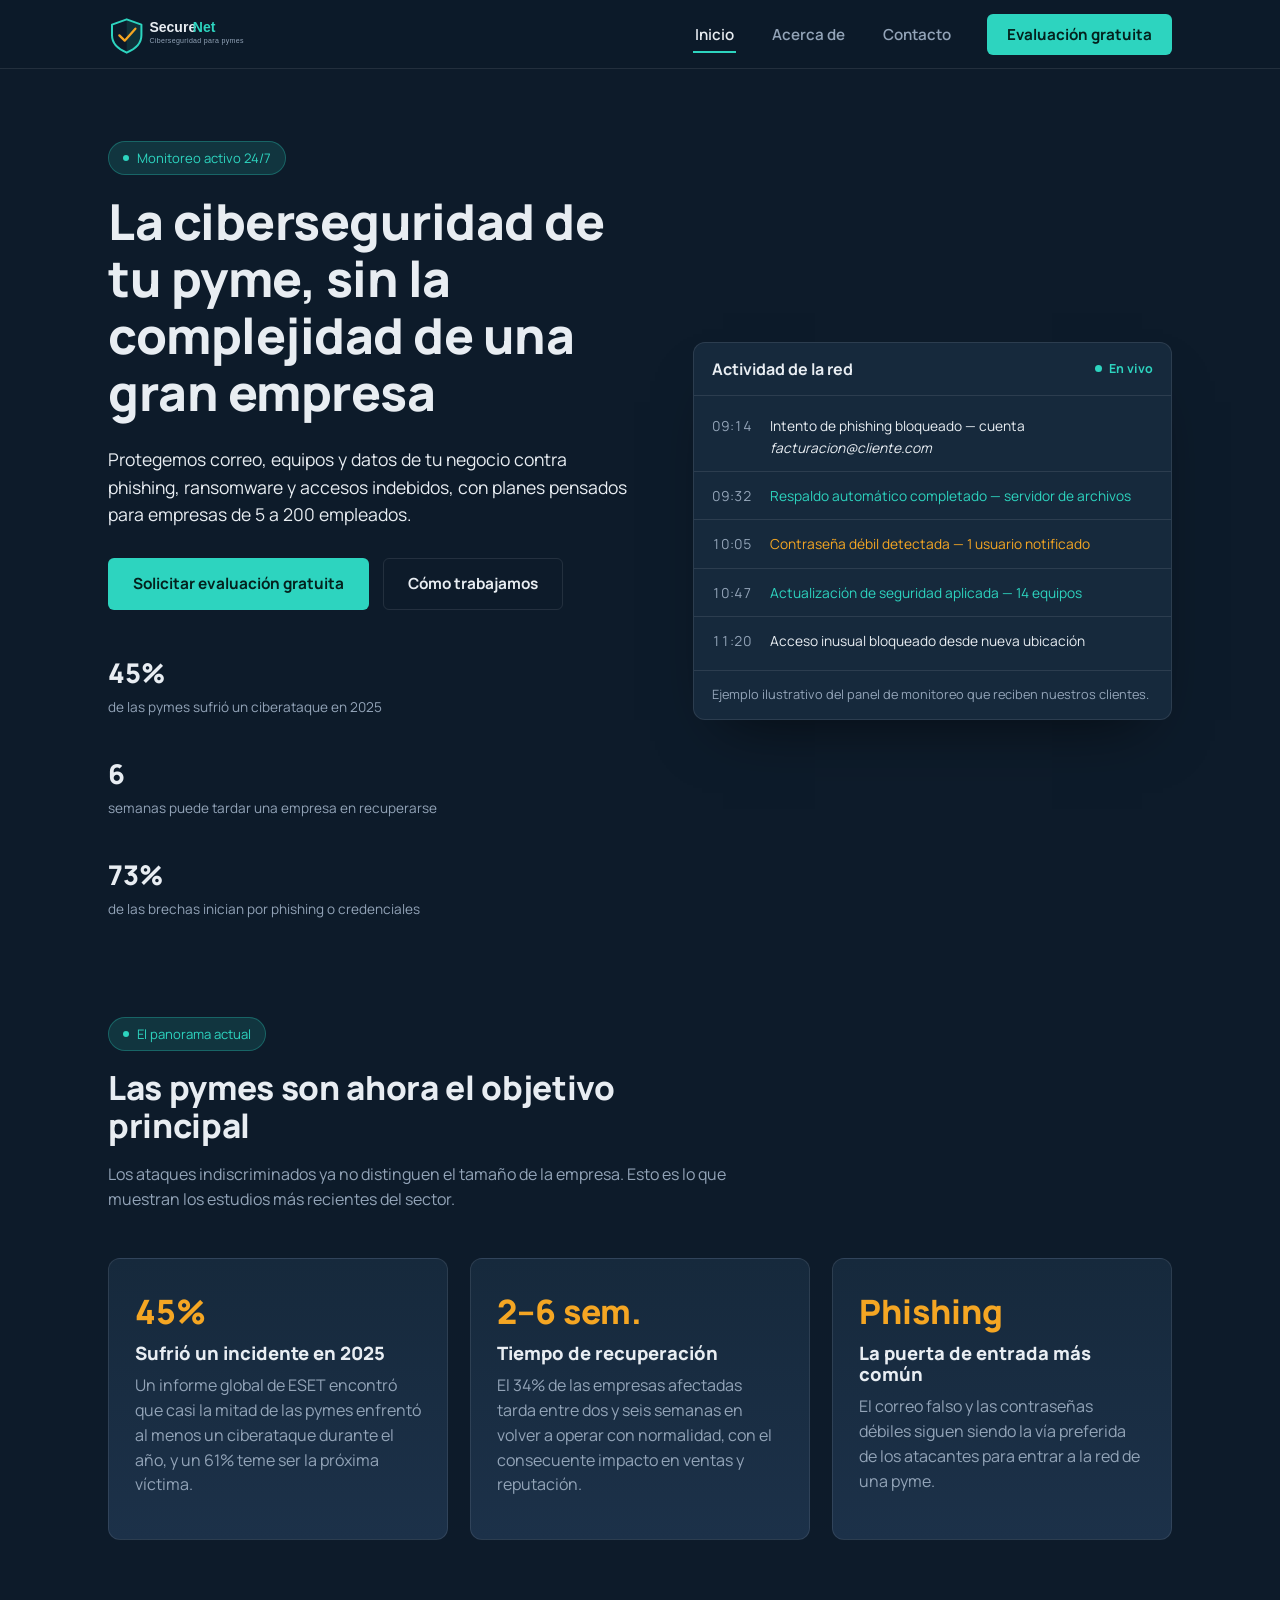
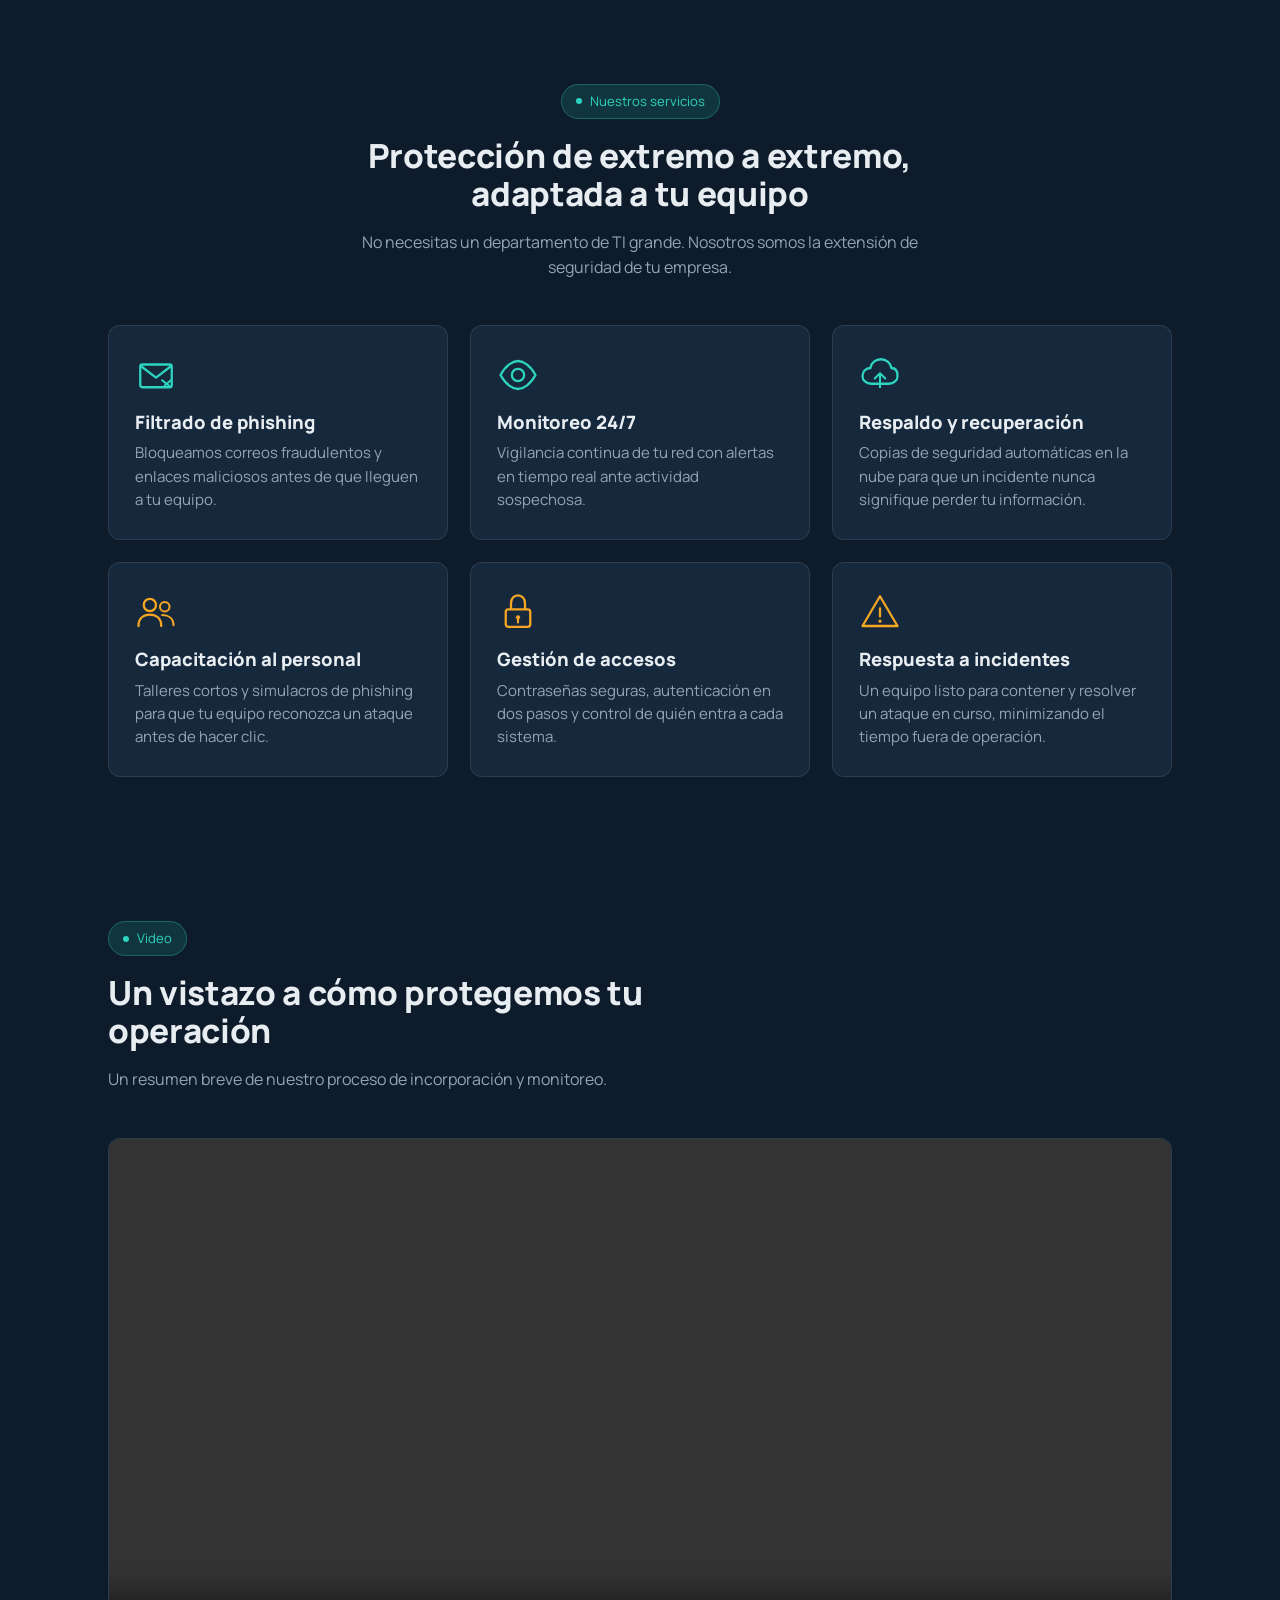
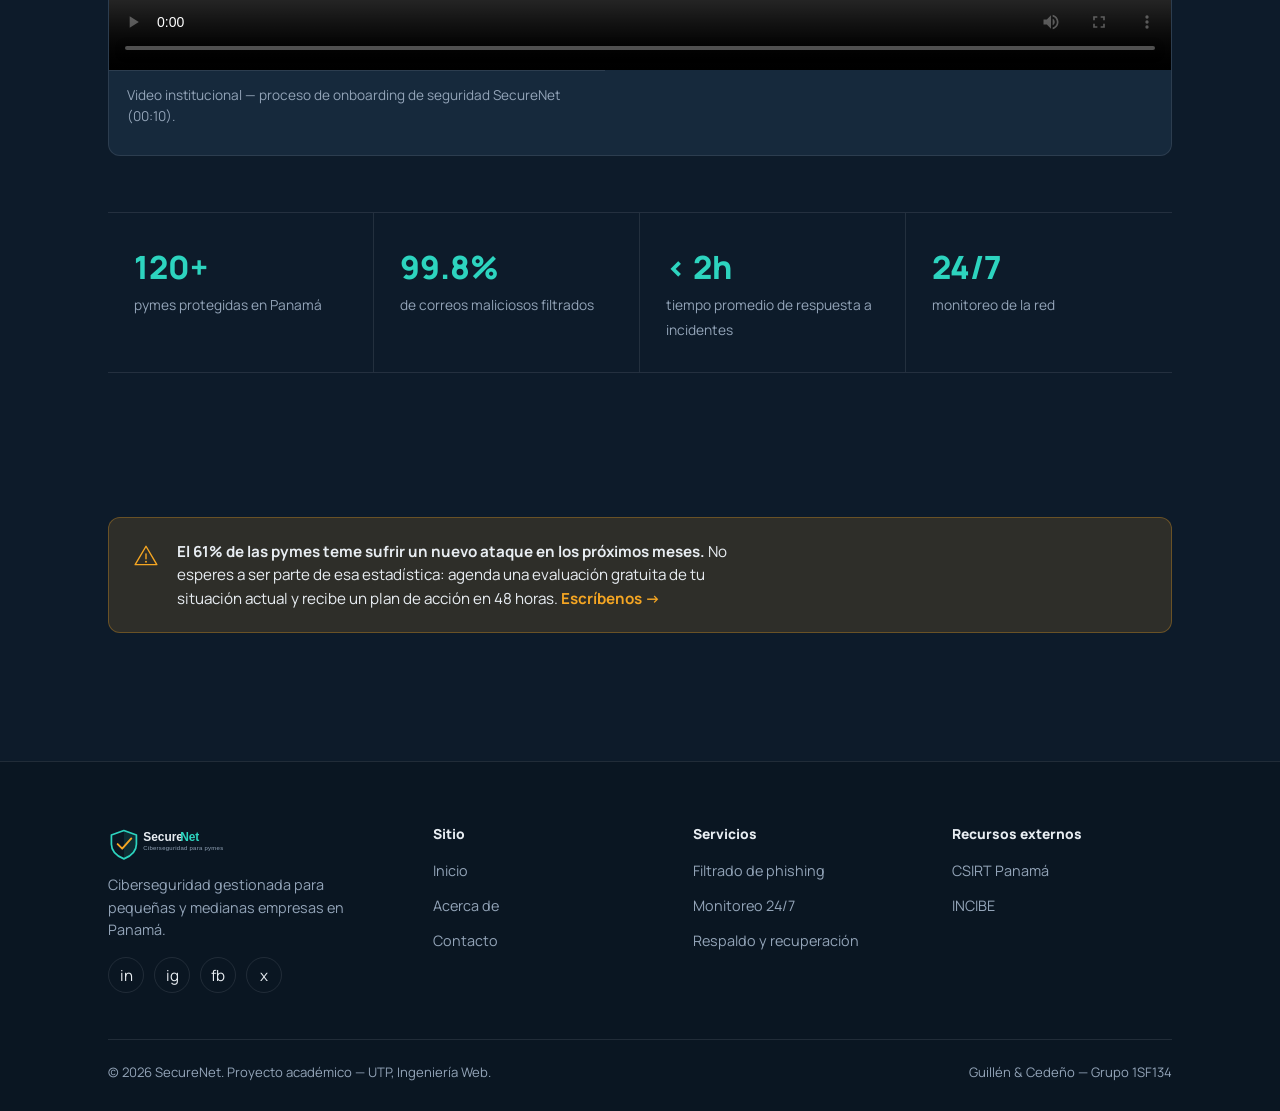
<file: index.html>
<!DOCTYPE html>
<html lang="es">
<head>
<meta charset="UTF-8">
<meta name="viewport" content="width=device-width, initial-scale=1.0">
<title>SecureNet — Ciberseguridad gestionada para pymes</title>
<meta name="description" content="SecureNet protege a pequeñas y medianas empresas de phishing, ransomware y pérdida de datos con monitoreo, capacitación y respuesta a incidentes.">
<link rel="icon" href="img/logo.svg" type="image/svg+xml">
<link rel="preconnect" href="https://fonts.googleapis.com">
<link href="https://fonts.googleapis.com/css2?family=Manrope:wght@400;500;600;700;800&display=swap" rel="stylesheet">
<link rel="stylesheet" href="css/style.css">
</head>
<body>

<header class="site-header">
  <div class="nav-wrap">
    <a href="index.html" class="logo-link"><img src="img/logo.svg" alt="SecureNet"></a>
    <nav class="main-nav" id="mainNav">
      <ul>
        <li><a href="index.html" aria-current="page">Inicio</a></li>
        <li><a href="acerca.html">Acerca de</a></li>
        <li><a href="contacto.html">Contacto</a></li>
        <li><a href="contacto.html" class="nav-cta">Evaluación gratuita</a></li>
      </ul>
    </nav>
    <button class="nav-toggle" aria-label="Abrir menú" aria-expanded="false">☰</button>
  </div>
</header>

<main>
  <!-- HERO -->
  <section class="hero">
    <div class="container hero-grid">
      <div>
        <span class="badge"><span class="dot"></span> Monitoreo activo 24/7</span>
        <h1>La ciberseguridad de tu pyme, sin la complejidad de una gran empresa</h1>
        <p class="lead">Protegemos correo, equipos y datos de tu negocio contra phishing, ransomware y accesos indebidos, con planes pensados para empresas de 5 a 200 empleados.</p>
        <div class="hero-actions">
          <a href="contacto.html" class="btn btn-primary">Solicitar evaluación gratuita</a>
          <a href="acerca.html" class="btn btn-outline">Cómo trabajamos</a>
        </div>
        <div class="hero-stats">
          <div><strong>45%</strong><span>de las pymes sufrió un ciberataque en 2025</span></div>
          <div><strong>6</strong><span>semanas puede tardar una empresa en recuperarse</span></div>
          <div><strong>73%</strong><span>de las brechas inician por phishing o credenciales</span></div>
        </div>
      </div>

      <div class="feed-panel">
        <div class="feed-head">
          <strong>Actividad de la red</strong>
          <span class="live"><i></i> En vivo</span>
        </div>
        <ul class="feed-list">
          <li><span class="t">09:14</span> <span>Intento de phishing bloqueado — cuenta <em>facturacion@cliente.com</em></span></li>
          <li><span class="t">09:32</span> <span class="ok">Respaldo automático completado — servidor de archivos</span></li>
          <li><span class="t">10:05</span> <span class="warn">Contraseña débil detectada — 1 usuario notificado</span></li>
          <li><span class="t">10:47</span> <span class="ok">Actualización de seguridad aplicada — 14 equipos</span></li>
          <li><span class="t">11:20</span> <span>Acceso inusual bloqueado desde nueva ubicación</span></li>
        </ul>
        <div class="feed-panel-foot">Ejemplo ilustrativo del panel de monitoreo que reciben nuestros clientes.</div>
      </div>
    </div>
  </section>

  <!-- RIESGOS -->
  <section class="section-tight">
    <div class="container">
      <div class="section-head">
        <span class="badge"><span class="dot"></span> El panorama actual</span>
        <h2>Las pymes son ahora el objetivo principal</h2>
        <p>Los ataques indiscriminados ya no distinguen el tamaño de la empresa. Esto es lo que muestran los estudios más recientes del sector.</p>
      </div>
      <div class="grid-3">
        <article class="risk-article">
          <span class="stat">45%</span>
          <h3>Sufrió un incidente en 2025</h3>
          <p>Un informe global de ESET encontró que casi la mitad de las pymes enfrentó al menos un ciberataque durante el año, y un 61% teme ser la próxima víctima.</p>
        </article>
        <article class="risk-article">
          <span class="stat">2–6 sem.</span>
          <h3>Tiempo de recuperación</h3>
          <p>El 34% de las empresas afectadas tarda entre dos y seis semanas en volver a operar con normalidad, con el consecuente impacto en ventas y reputación.</p>
        </article>
        <article class="risk-article">
          <span class="stat">Phishing</span>
          <h3>La puerta de entrada más común</h3>
          <p>El correo falso y las contraseñas débiles siguen siendo la vía preferida de los atacantes para entrar a la red de una pyme.</p>
        </article>
      </div>
    </div>
  </section>

  <!-- SERVICIOS -->
  <section id="servicios">
    <div class="container">
      <div class="section-head center">
        <span class="badge"><span class="dot"></span> Nuestros servicios</span>
        <h2>Protección de extremo a extremo, adaptada a tu equipo</h2>
        <p style="margin:0 auto">No necesitas un departamento de TI grande. Nosotros somos la extensión de seguridad de tu empresa.</p>
      </div>
      <div class="grid-3">
        <div class="card">
          <svg class="ic"><use href="img/icons.svg#icon-mail"></use></svg>
          <h3>Filtrado de phishing</h3>
          <p>Bloqueamos correos fraudulentos y enlaces maliciosos antes de que lleguen a tu equipo.</p>
        </div>
        <div class="card">
          <svg class="ic"><use href="img/icons.svg#icon-eye"></use></svg>
          <h3>Monitoreo 24/7</h3>
          <p>Vigilancia continua de tu red con alertas en tiempo real ante actividad sospechosa.</p>
        </div>
        <div class="card">
          <svg class="ic"><use href="img/icons.svg#icon-cloud"></use></svg>
          <h3>Respaldo y recuperación</h3>
          <p>Copias de seguridad automáticas en la nube para que un incidente nunca signifique perder tu información.</p>
        </div>
        <div class="card amber">
          <svg class="ic"><use href="img/icons.svg#icon-users"></use></svg>
          <h3>Capacitación al personal</h3>
          <p>Talleres cortos y simulacros de phishing para que tu equipo reconozca un ataque antes de hacer clic.</p>
        </div>
        <div class="card amber">
          <svg class="ic"><use href="img/icons.svg#icon-lock"></use></svg>
          <h3>Gestión de accesos</h3>
          <p>Contraseñas seguras, autenticación en dos pasos y control de quién entra a cada sistema.</p>
        </div>
        <div class="card amber">
          <svg class="ic"><use href="img/icons.svg#icon-alert"></use></svg>
          <h3>Respuesta a incidentes</h3>
          <p>Un equipo listo para contener y resolver un ataque en curso, minimizando el tiempo fuera de operación.</p>
        </div>
      </div>
    </div>
  </section>

  <!-- VIDEO -->
  <section class="section-tight">
    <div class="container">
      <div class="section-head">
        <span class="badge"><span class="dot"></span> Video</span>
        <h2>Un vistazo a cómo protegemos tu operación</h2>
        <p>Un resumen breve de nuestro proceso de incorporación y monitoreo.</p>
      </div>
      <div class="media-block">
        <video controls preload="metadata" poster="">
          <source src="https://interactive-examples.mdn.mozilla.net/media/cc0-videos/flower.mp4" type="video/mp4">
          Tu navegador no soporta el elemento de video.
        </video>
        <p class="media-caption">Video institucional — proceso de onboarding de seguridad SecureNet (00:10).</p>
      </div>
    </div>
  </section>

  <!-- ESTADÍSTICAS -->
  <section class="section-tight" style="padding-top:0">
    <div class="container">
      <div class="stat-strip">
        <div class="stat-item"><strong>120+</strong><span>pymes protegidas en Panamá</span></div>
        <div class="stat-item"><strong>99.8%</strong><span>de correos maliciosos filtrados</span></div>
        <div class="stat-item"><strong>&lt; 2h</strong><span>tiempo promedio de respuesta a incidentes</span></div>
        <div class="stat-item"><strong>24/7</strong><span>monitoreo de la red</span></div>
      </div>
    </div>
  </section>

  <!-- CTA -->
  <section>
    <div class="container">
      <div class="callout">
        <svg class="ic"><use href="img/icons.svg#icon-alert"></use></svg>
        <p><strong>El 61% de las pymes teme sufrir un nuevo ataque en los próximos meses.</strong> No esperes a ser parte de esa estadística: agenda una evaluación gratuita de tu situación actual y recibe un plan de acción en 48 horas. <a href="contacto.html" style="color:var(--accent-2);font-weight:700">Escríbenos →</a></p>
      </div>
    </div>
  </section>
</main>

<footer class="site-footer">
  <div class="container">
    <div class="footer-grid">
      <div class="footer-about">
        <img src="img/logo.svg" alt="SecureNet" style="height:34px;margin-bottom:14px">
        <p>Ciberseguridad gestionada para pequeñas y medianas empresas en Panamá.</p>
        <div class="social-row">
          <a href="https://www.linkedin.com" target="_blank" rel="noopener" aria-label="LinkedIn">in</a>
          <a href="https://www.instagram.com" target="_blank" rel="noopener" aria-label="Instagram">ig</a>
          <a href="https://www.facebook.com" target="_blank" rel="noopener" aria-label="Facebook">fb</a>
          <a href="https://x.com" target="_blank" rel="noopener" aria-label="X">x</a>
        </div>
      </div>
      <div>
        <h4>Sitio</h4>
        <ul>
          <li><a href="index.html">Inicio</a></li>
          <li><a href="acerca.html">Acerca de</a></li>
          <li><a href="contacto.html">Contacto</a></li>
        </ul>
      </div>
      <div>
        <h4>Servicios</h4>
        <ul>
          <li><a href="index.html#servicios">Filtrado de phishing</a></li>
          <li><a href="index.html#servicios">Monitoreo 24/7</a></li>
          <li><a href="index.html#servicios">Respaldo y recuperación</a></li>
        </ul>
      </div>
      <div>
        <h4>Recursos externos</h4>
        <ul>
          <li><a href="https://www.cert.gob.pa/" target="_blank" rel="noopener">CSIRT Panamá</a></li>
          <li><a href="https://www.incibe.es/" target="_blank" rel="noopener">INCIBE</a></li>
        </ul>
      </div>
    </div>
    <div class="footer-bottom">
      <span>© 2026 SecureNet. Proyecto académico — UTP, Ingeniería Web.</span>
      <span>Guillén &amp; Cedeño — Grupo 1SF134</span>
    </div>
  </div>
</footer>

<script src="js/script.js"></script>
</body>
</html>
</file>
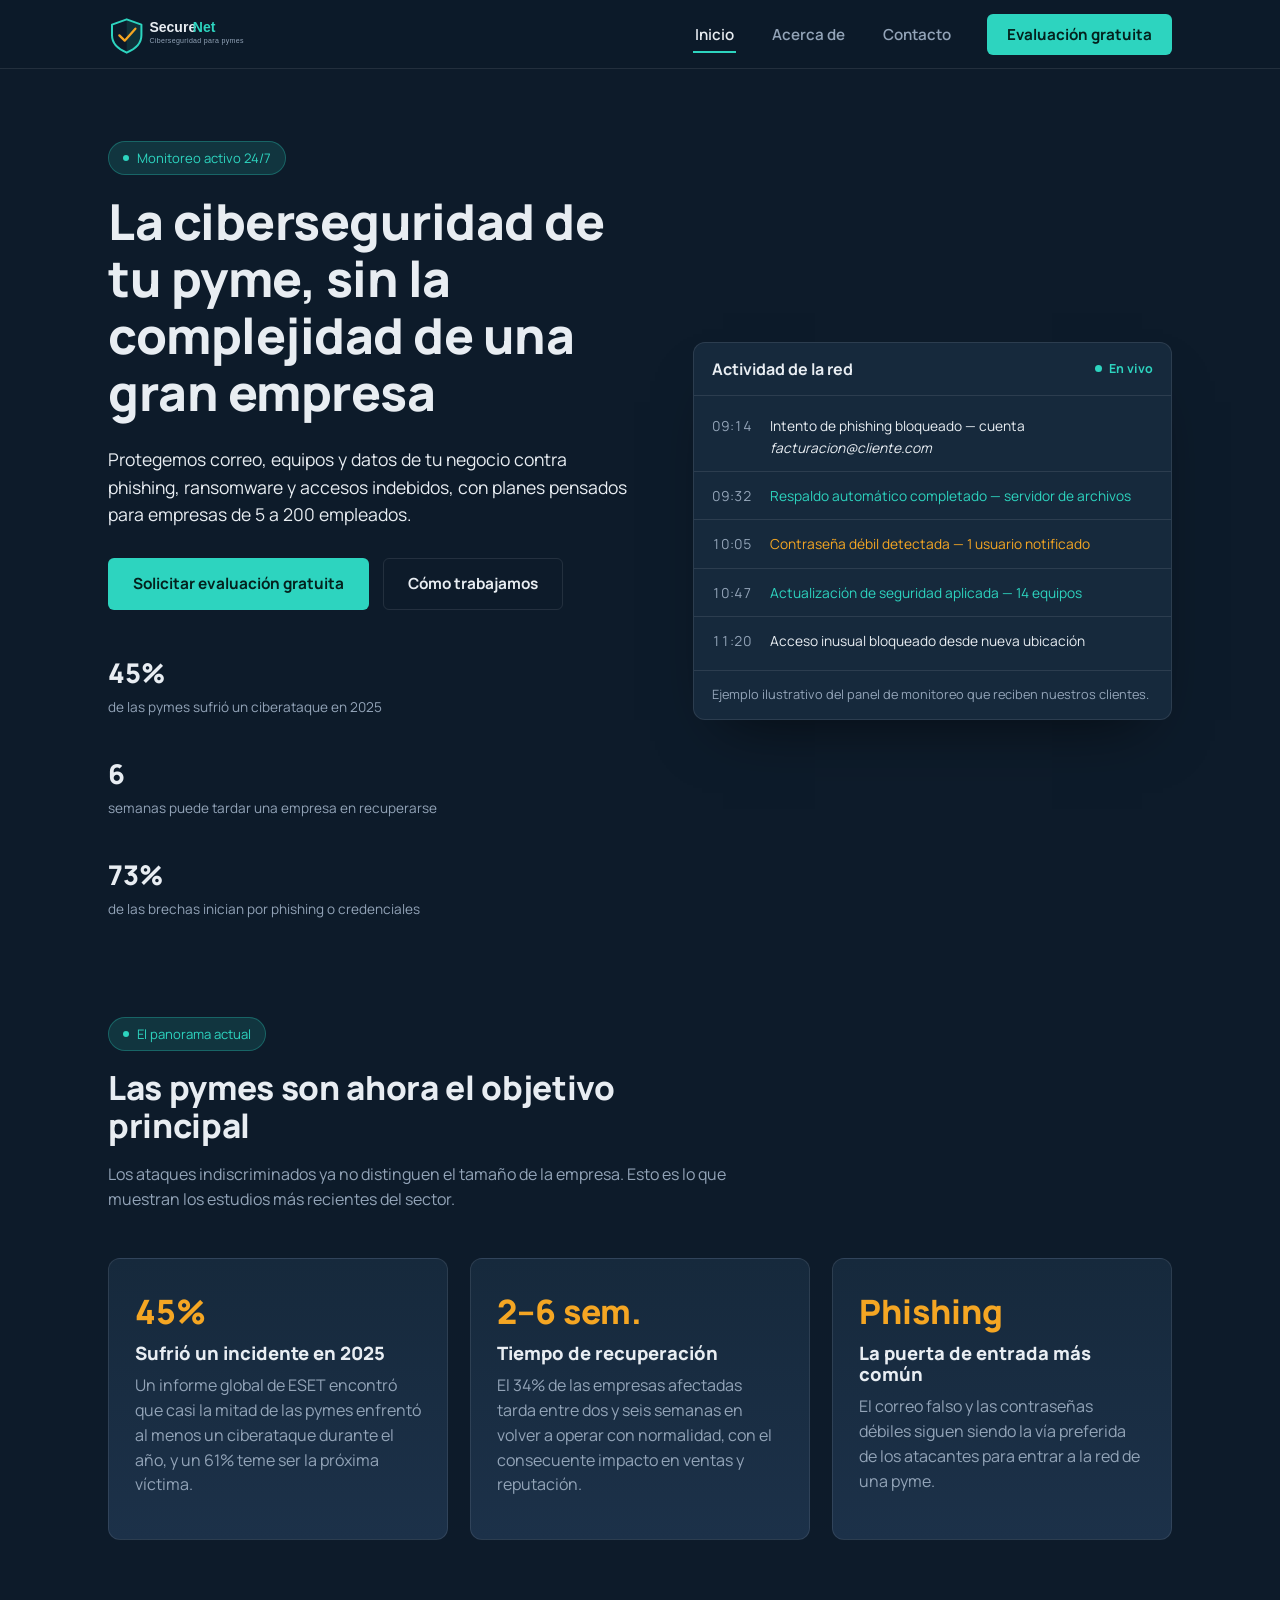
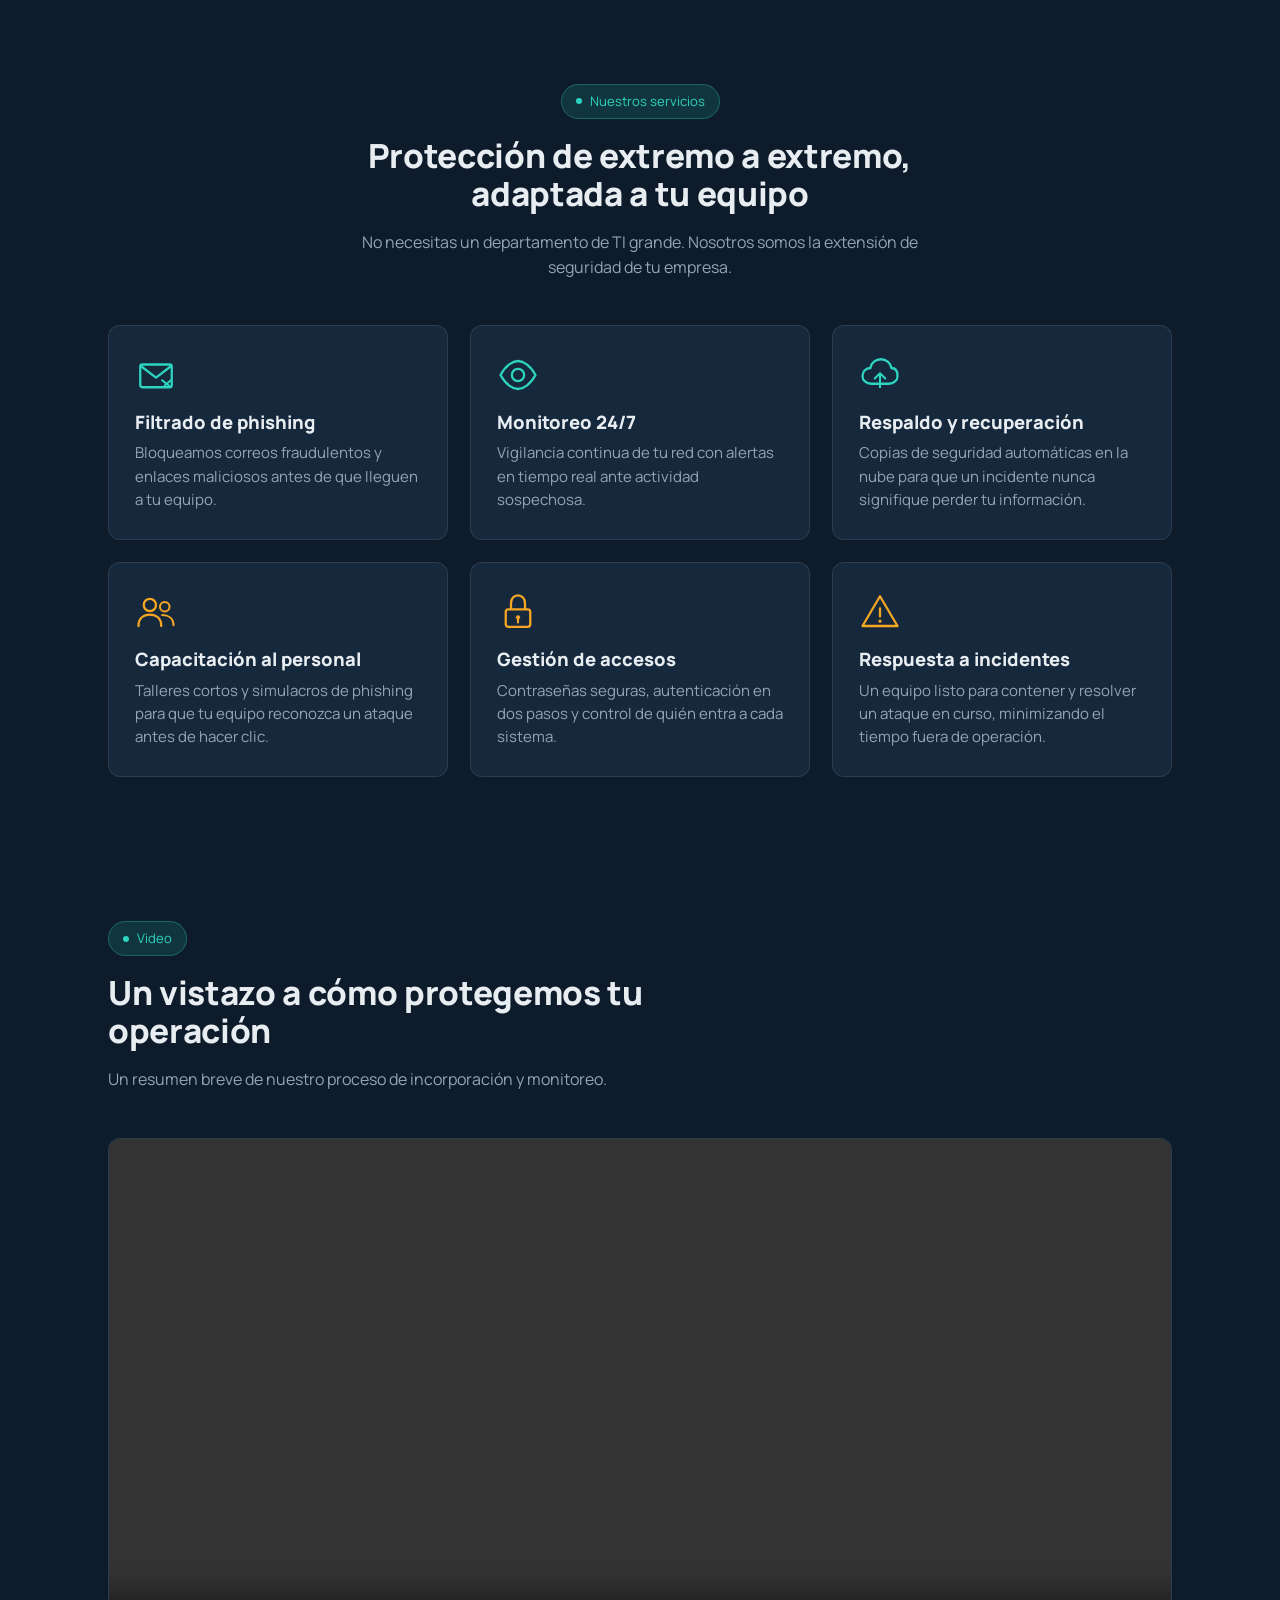
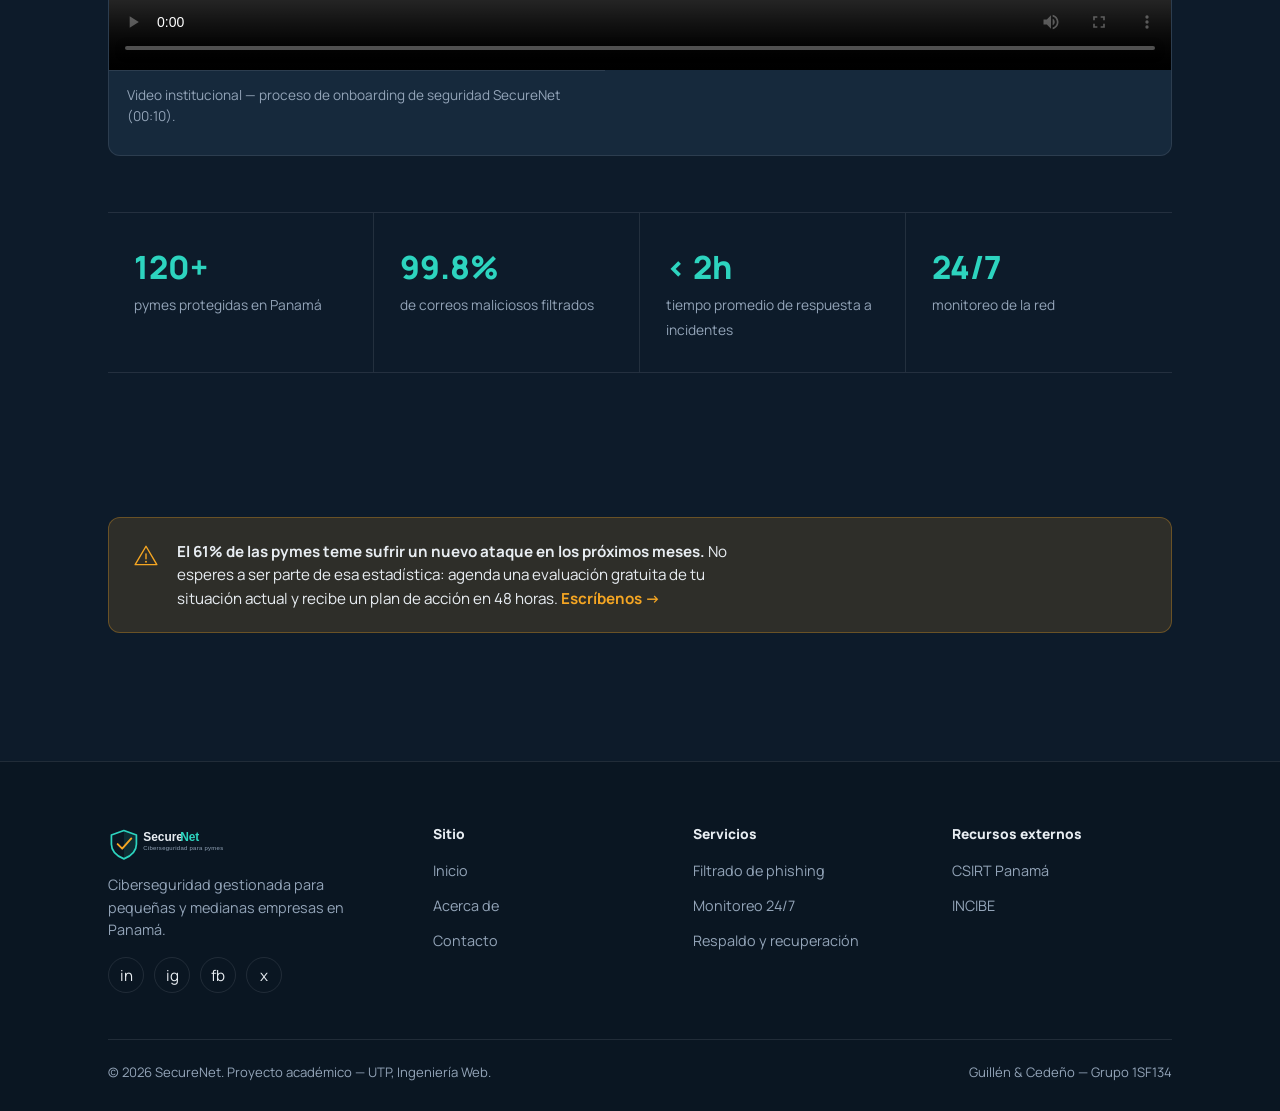
<file: html/index.html>
<!DOCTYPE html>
<html lang="es">
<head>
<meta charset="UTF-8">
<meta name="viewport" content="width=device-width, initial-scale=1.0">
<title>SecureNet — Ciberseguridad gestionada para pymes</title>
<meta name="description" content="SecureNet protege a pequeñas y medianas empresas de phishing, ransomware y pérdida de datos con monitoreo, capacitación y respuesta a incidentes.">
<link rel="icon" href="../img/logo.svg" type="image/svg+xml">
<link rel="preconnect" href="https://fonts.googleapis.com">
<link href="https://fonts.googleapis.com/css2?family=Manrope:wght@400;500;600;700;800&display=swap" rel="stylesheet">
<link rel="stylesheet" href="../css/style.css">
</head>
<body>

<header class="site-header">
  <div class="nav-wrap">
    <a href="index.html" class="logo-link"><img src="../img/logo.svg" alt="SecureNet"></a>
    <nav class="main-nav" id="mainNav">
      <ul>
        <li><a href="index.html" aria-current="page">Inicio</a></li>
        <li><a href="acerca.html">Acerca de</a></li>
        <li><a href="contacto.html">Contacto</a></li>
        <li><a href="contacto.html" class="nav-cta">Evaluación gratuita</a></li>
      </ul>
    </nav>
    <button class="nav-toggle" aria-label="Abrir menú" aria-expanded="false">☰</button>
  </div>
</header>

<main>
  <!-- HERO -->
  <section class="hero">
    <div class="container hero-grid">
      <div>
        <span class="badge"><span class="dot"></span> Monitoreo activo 24/7</span>
        <h1>La ciberseguridad de tu pyme, sin la complejidad de una gran empresa</h1>
        <p class="lead">Protegemos correo, equipos y datos de tu negocio contra phishing, ransomware y accesos indebidos, con planes pensados para empresas de 5 a 200 empleados.</p>
        <div class="hero-actions">
          <a href="contacto.html" class="btn btn-primary">Solicitar evaluación gratuita</a>
          <a href="acerca.html" class="btn btn-outline">Cómo trabajamos</a>
        </div>
        <div class="hero-stats">
          <div><strong>45%</strong><span>de las pymes sufrió un ciberataque en 2025</span></div>
          <div><strong>6</strong><span>semanas puede tardar una empresa en recuperarse</span></div>
          <div><strong>73%</strong><span>de las brechas inician por phishing o credenciales</span></div>
        </div>
      </div>

      <div class="feed-panel">
        <div class="feed-head">
          <strong>Actividad de la red</strong>
          <span class="live"><i></i> En vivo</span>
        </div>
        <ul class="feed-list">
          <li><span class="t">09:14</span> <span>Intento de phishing bloqueado — cuenta <em>facturacion@cliente.com</em></span></li>
          <li><span class="t">09:32</span> <span class="ok">Respaldo automático completado — servidor de archivos</span></li>
          <li><span class="t">10:05</span> <span class="warn">Contraseña débil detectada — 1 usuario notificado</span></li>
          <li><span class="t">10:47</span> <span class="ok">Actualización de seguridad aplicada — 14 equipos</span></li>
          <li><span class="t">11:20</span> <span>Acceso inusual bloqueado desde nueva ubicación</span></li>
        </ul>
        <div class="feed-panel-foot">Ejemplo ilustrativo del panel de monitoreo que reciben nuestros clientes.</div>
      </div>
    </div>
  </section>

  <!-- RIESGOS -->
  <section class="section-tight">
    <div class="container">
      <div class="section-head">
        <span class="badge"><span class="dot"></span> El panorama actual</span>
        <h2>Las pymes son ahora el objetivo principal</h2>
        <p>Los ataques indiscriminados ya no distinguen el tamaño de la empresa. Esto es lo que muestran los estudios más recientes del sector.</p>
      </div>
      <div class="grid-3">
        <article class="risk-article">
          <span class="stat">45%</span>
          <h3>Sufrió un incidente en 2025</h3>
          <p>Un informe global de ESET encontró que casi la mitad de las pymes enfrentó al menos un ciberataque durante el año, y un 61% teme ser la próxima víctima.</p>
        </article>
        <article class="risk-article">
          <span class="stat">2–6 sem.</span>
          <h3>Tiempo de recuperación</h3>
          <p>El 34% de las empresas afectadas tarda entre dos y seis semanas en volver a operar con normalidad, con el consecuente impacto en ventas y reputación.</p>
        </article>
        <article class="risk-article">
          <span class="stat">Phishing</span>
          <h3>La puerta de entrada más común</h3>
          <p>El correo falso y las contraseñas débiles siguen siendo la vía preferida de los atacantes para entrar a la red de una pyme.</p>
        </article>
      </div>
    </div>
  </section>

  <!-- SERVICIOS -->
  <section id="servicios">
    <div class="container">
      <div class="section-head center">
        <span class="badge"><span class="dot"></span> Nuestros servicios</span>
        <h2>Protección de extremo a extremo, adaptada a tu equipo</h2>
        <p style="margin:0 auto">No necesitas un departamento de TI grande. Nosotros somos la extensión de seguridad de tu empresa.</p>
      </div>
      <div class="grid-3">
        <div class="card">
          <svg class="ic"><use href="../img/icons.svg#icon-mail"></use></svg>
          <h3>Filtrado de phishing</h3>
          <p>Bloqueamos correos fraudulentos y enlaces maliciosos antes de que lleguen a tu equipo.</p>
        </div>
        <div class="card">
          <svg class="ic"><use href="../img/icons.svg#icon-eye"></use></svg>
          <h3>Monitoreo 24/7</h3>
          <p>Vigilancia continua de tu red con alertas en tiempo real ante actividad sospechosa.</p>
        </div>
        <div class="card">
          <svg class="ic"><use href="../img/icons.svg#icon-cloud"></use></svg>
          <h3>Respaldo y recuperación</h3>
          <p>Copias de seguridad automáticas en la nube para que un incidente nunca signifique perder tu información.</p>
        </div>
        <div class="card amber">
          <svg class="ic"><use href="../img/icons.svg#icon-users"></use></svg>
          <h3>Capacitación al personal</h3>
          <p>Talleres cortos y simulacros de phishing para que tu equipo reconozca un ataque antes de hacer clic.</p>
        </div>
        <div class="card amber">
          <svg class="ic"><use href="../img/icons.svg#icon-lock"></use></svg>
          <h3>Gestión de accesos</h3>
          <p>Contraseñas seguras, autenticación en dos pasos y control de quién entra a cada sistema.</p>
        </div>
        <div class="card amber">
          <svg class="ic"><use href="../img/icons.svg#icon-alert"></use></svg>
          <h3>Respuesta a incidentes</h3>
          <p>Un equipo listo para contener y resolver un ataque en curso, minimizando el tiempo fuera de operación.</p>
        </div>
      </div>
    </div>
  </section>

  <!-- VIDEO -->
  <section class="section-tight">
    <div class="container">
      <div class="section-head">
        <span class="badge"><span class="dot"></span> Video</span>
        <h2>Un vistazo a cómo protegemos tu operación</h2>
        <p>Un resumen breve de nuestro proceso de incorporación y monitoreo.</p>
      </div>
      <div class="media-block">
        <video controls preload="metadata" poster="">
          <source src="https://interactive-examples.mdn.mozilla.net/media/cc0-videos/flower.mp4" type="video/mp4">
          Tu navegador no soporta el elemento de video.
        </video>
        <p class="media-caption">Video institucional — proceso de onboarding de seguridad SecureNet (00:10).</p>
      </div>
    </div>
  </section>

  <!-- ESTADÍSTICAS -->
  <section class="section-tight" style="padding-top:0">
    <div class="container">
      <div class="stat-strip">
        <div class="stat-item"><strong>120+</strong><span>pymes protegidas en Panamá</span></div>
        <div class="stat-item"><strong>99.8%</strong><span>de correos maliciosos filtrados</span></div>
        <div class="stat-item"><strong>&lt; 2h</strong><span>tiempo promedio de respuesta a incidentes</span></div>
        <div class="stat-item"><strong>24/7</strong><span>monitoreo de la red</span></div>
      </div>
    </div>
  </section>

  <!-- CTA -->
  <section>
    <div class="container">
      <div class="callout">
        <svg class="ic"><use href="../img/icons.svg#icon-alert"></use></svg>
        <p><strong>El 61% de las pymes teme sufrir un nuevo ataque en los próximos meses.</strong> No esperes a ser parte de esa estadística: agenda una evaluación gratuita de tu situación actual y recibe un plan de acción en 48 horas. <a href="contacto.html" style="color:var(--accent-2);font-weight:700">Escríbenos →</a></p>
      </div>
    </div>
  </section>
</main>

<footer class="site-footer">
  <div class="container">
    <div class="footer-grid">
      <div class="footer-about">
        <img src="../img/logo.svg" alt="SecureNet" style="height:34px;margin-bottom:14px">
        <p>Ciberseguridad gestionada para pequeñas y medianas empresas en Panamá.</p>
        <div class="social-row">
          <a href="https://www.linkedin.com" target="_blank" rel="noopener" aria-label="LinkedIn">in</a>
          <a href="https://www.instagram.com" target="_blank" rel="noopener" aria-label="Instagram">ig</a>
          <a href="https://www.facebook.com" target="_blank" rel="noopener" aria-label="Facebook">fb</a>
          <a href="https://x.com" target="_blank" rel="noopener" aria-label="X">x</a>
        </div>
      </div>
      <div>
        <h4>Sitio</h4>
        <ul>
          <li><a href="index.html">Inicio</a></li>
          <li><a href="acerca.html">Acerca de</a></li>
          <li><a href="contacto.html">Contacto</a></li>
        </ul>
      </div>
      <div>
        <h4>Servicios</h4>
        <ul>
          <li><a href="index.html#servicios">Filtrado de phishing</a></li>
          <li><a href="index.html#servicios">Monitoreo 24/7</a></li>
          <li><a href="index.html#servicios">Respaldo y recuperación</a></li>
        </ul>
      </div>
      <div>
        <h4>Recursos externos</h4>
        <ul>
          <li><a href="https://www.cert.gob.pa/" target="_blank" rel="noopener">CSIRT Panamá</a></li>
          <li><a href="https://www.incibe.es/" target="_blank" rel="noopener">INCIBE</a></li>
        </ul>
      </div>
    </div>
    <div class="footer-bottom">
      <span>© 2026 SecureNet. Proyecto académico — UTP, Ingeniería Web.</span>
      <span>Guillén &amp; Cedeño — Grupo 1SF134</span>
    </div>
  </div>
</footer>

<script src="../js/script.js"></script>
</body>
</html>
</file>
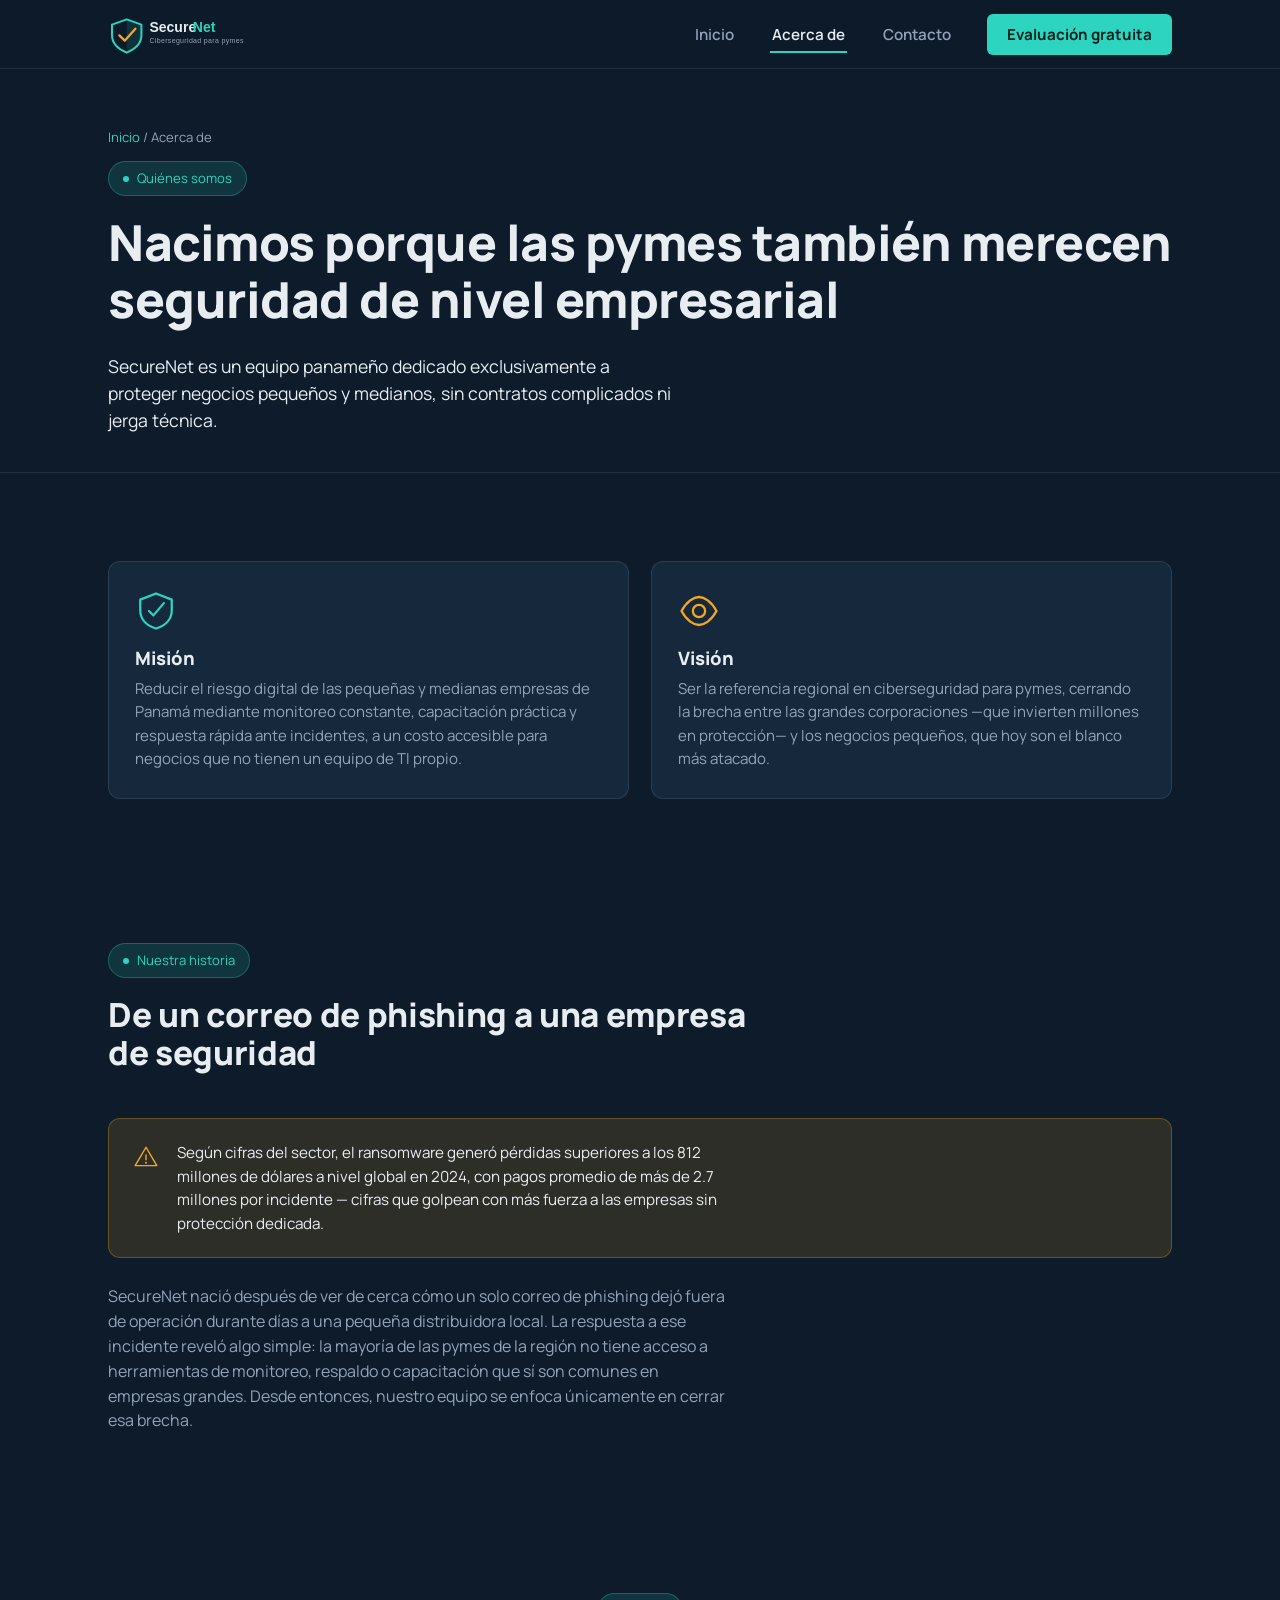
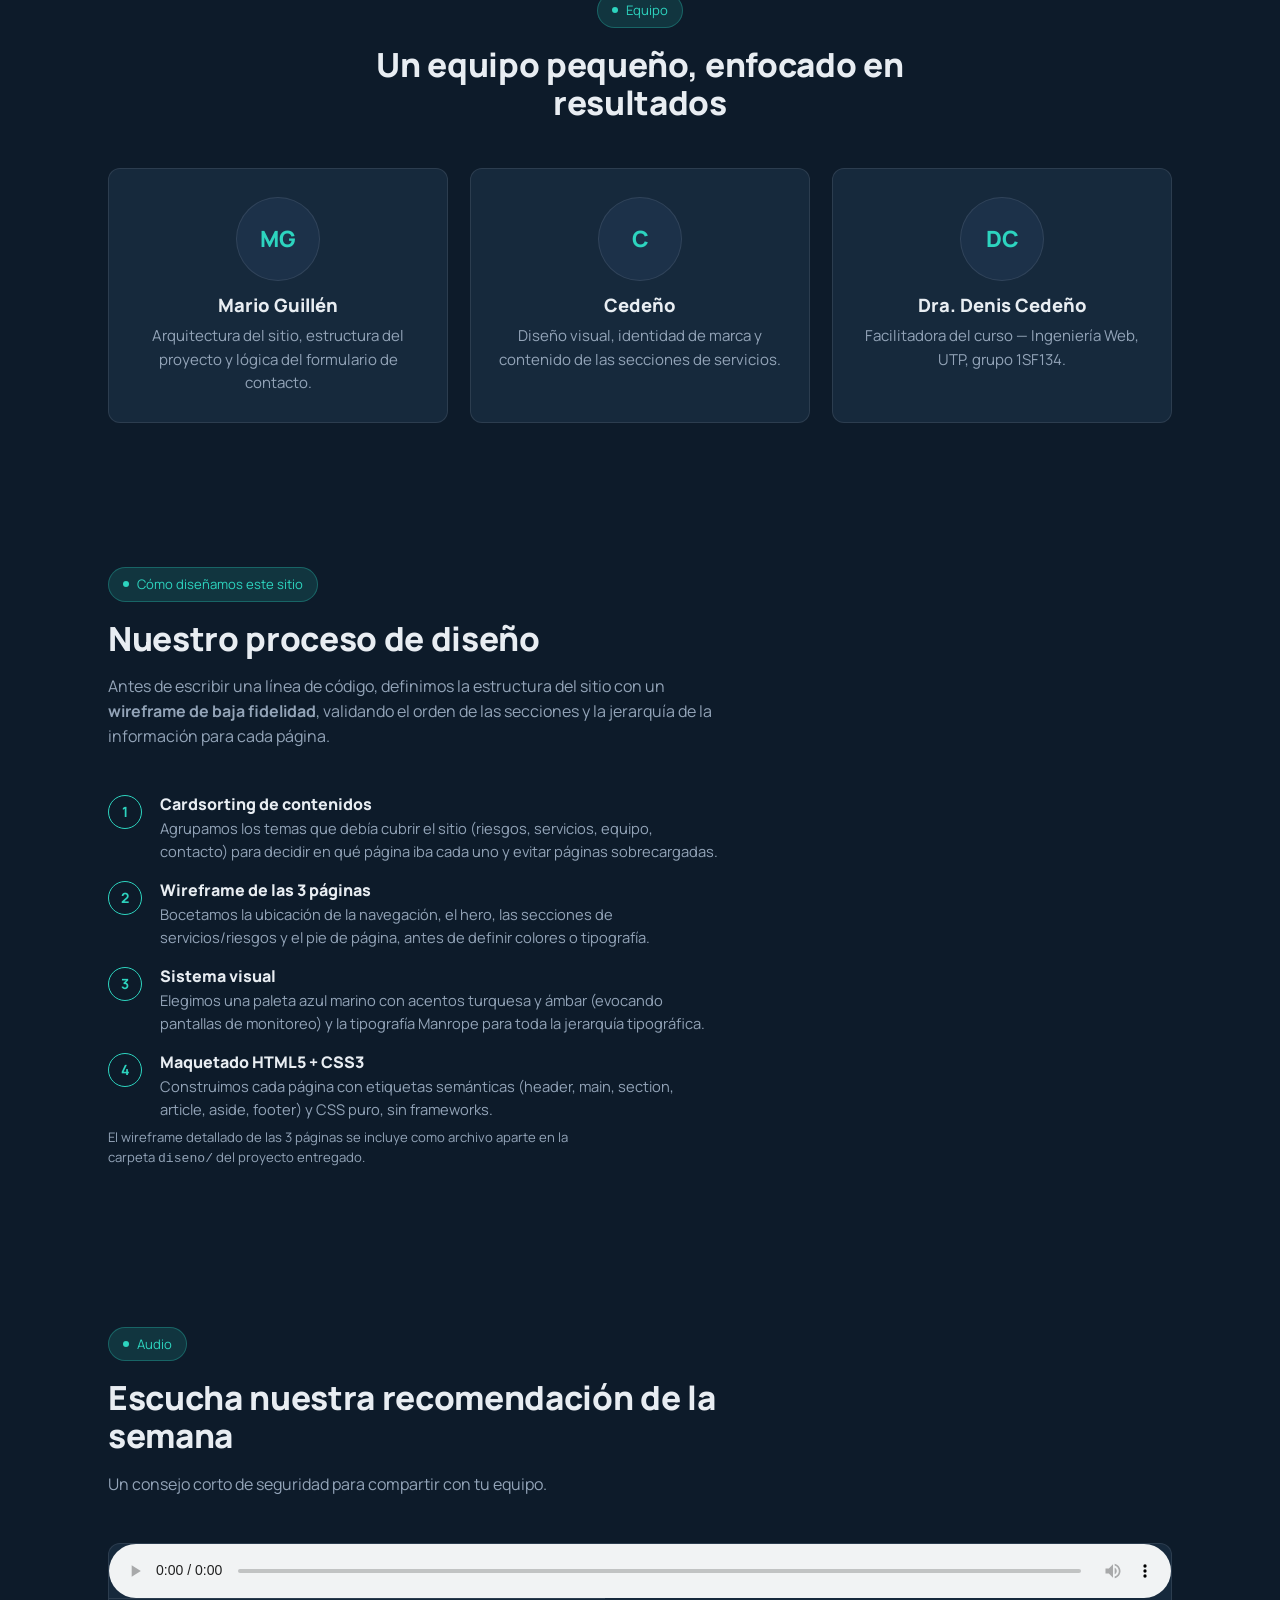
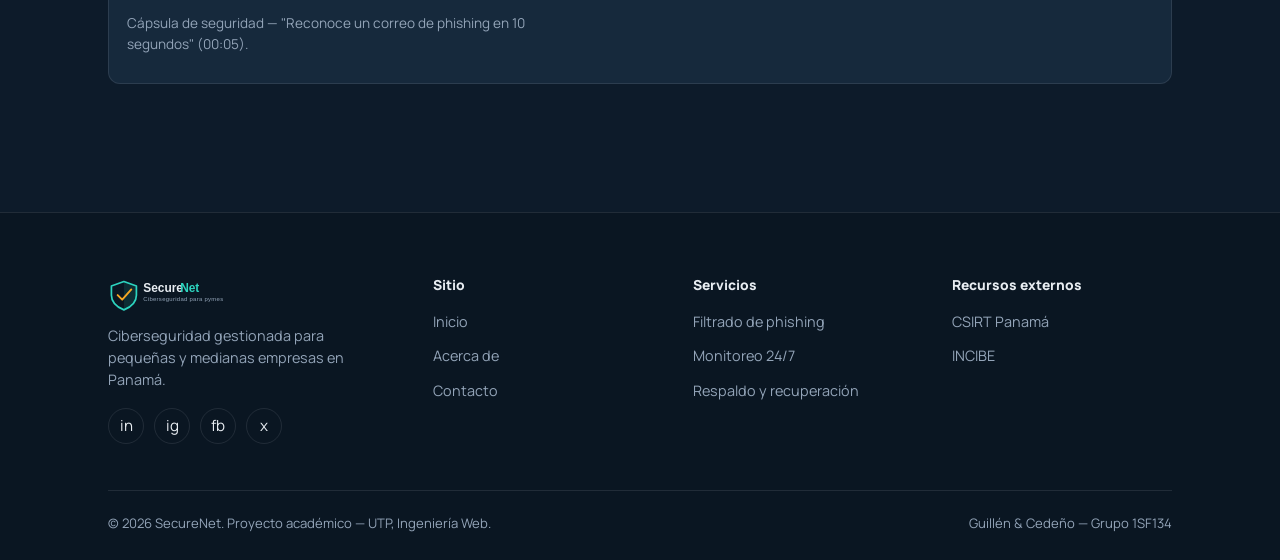
<file: acerca.html>
<!DOCTYPE html>
<html lang="es">
<head>
<meta charset="UTF-8">
<meta name="viewport" content="width=device-width, initial-scale=1.0">
<title>Acerca de — SecureNet</title>
<meta name="description" content="Conoce la misión, el equipo y el proceso de diseño detrás de SecureNet, ciberseguridad gestionada para pymes.">
<link rel="icon" href="img/logo.svg" type="image/svg+xml">
<link rel="preconnect" href="https://fonts.googleapis.com">
<link href="https://fonts.googleapis.com/css2?family=Manrope:wght@400;500;600;700;800&display=swap" rel="stylesheet">
<link rel="stylesheet" href="css/style.css">
</head>
<body>

<header class="site-header">
  <div class="nav-wrap">
    <a href="index.html" class="logo-link"><img src="img/logo.svg" alt="SecureNet"></a>
    <nav class="main-nav" id="mainNav">
      <ul>
        <li><a href="index.html">Inicio</a></li>
        <li><a href="acerca.html" aria-current="page">Acerca de</a></li>
        <li><a href="contacto.html">Contacto</a></li>
        <li><a href="contacto.html" class="nav-cta">Evaluación gratuita</a></li>
      </ul>
    </nav>
    <button class="nav-toggle" aria-label="Abrir menú" aria-expanded="false">☰</button>
  </div>
</header>

<main>
  <section class="page-hero">
    <div class="container">
      <p class="breadcrumb"><a href="index.html">Inicio</a> / Acerca de</p>
      <span class="badge"><span class="dot"></span> Quiénes somos</span>
      <h1>Nacimos porque las pymes también merecen seguridad de nivel empresarial</h1>
      <p class="lead">SecureNet es un equipo panameño dedicado exclusivamente a proteger negocios pequeños y medianos, sin contratos complicados ni jerga técnica.</p>
    </div>
  </section>

  <section>
    <div class="container grid-2">
      <article class="card">
        <svg class="ic"><use href="img/icons.svg#icon-shield"></use></svg>
        <h3>Misión</h3>
        <p>Reducir el riesgo digital de las pequeñas y medianas empresas de Panamá mediante monitoreo constante, capacitación práctica y respuesta rápida ante incidentes, a un costo accesible para negocios que no tienen un equipo de TI propio.</p>
      </article>
      <article class="card amber">
        <svg class="ic"><use href="img/icons.svg#icon-eye"></use></svg>
        <h3>Visión</h3>
        <p>Ser la referencia regional en ciberseguridad para pymes, cerrando la brecha entre las grandes corporaciones —que invierten millones en protección— y los negocios pequeños, que hoy son el blanco más atacado.</p>
      </article>
    </div>
  </section>

  <!-- HISTORIA -->
  <section class="section-tight">
    <div class="container">
      <div class="section-head">
        <span class="badge"><span class="dot"></span> Nuestra historia</span>
        <h2>De un correo de phishing a una empresa de seguridad</h2>
      </div>
      <aside class="callout" style="margin-bottom:26px">
        <svg class="ic"><use href="img/icons.svg#icon-alert"></use></svg>
        <p>Según cifras del sector, el ransomware generó pérdidas superiores a los 812 millones de dólares a nivel global en 2024, con pagos promedio de más de 2.7 millones por incidente — cifras que golpean con más fuerza a las empresas sin protección dedicada.</p>
      </aside>
      <p>SecureNet nació después de ver de cerca cómo un solo correo de phishing dejó fuera de operación durante días a una pequeña distribuidora local. La respuesta a ese incidente reveló algo simple: la mayoría de las pymes de la región no tiene acceso a herramientas de monitoreo, respaldo o capacitación que sí son comunes en empresas grandes. Desde entonces, nuestro equipo se enfoca únicamente en cerrar esa brecha.</p>
    </div>
  </section>

  <!-- EQUIPO -->
  <section>
    <div class="container">
      <div class="section-head center">
        <span class="badge"><span class="dot"></span> Equipo</span>
        <h2>Un equipo pequeño, enfocado en resultados</h2>
      </div>
      <div class="grid-3">
        <div class="card team-card">
          <div class="team-avatar">MG</div>
          <h3>Mario Guillén</h3>
          <p>Arquitectura del sitio, estructura del proyecto y lógica del formulario de contacto.</p>
        </div>
        <div class="card team-card">
          <div class="team-avatar">C</div>
          <h3>Cedeño</h3>
          <p>Diseño visual, identidad de marca y contenido de las secciones de servicios.</p>
        </div>
        <div class="card team-card">
          <div class="team-avatar">DC</div>
          <h3>Dra. Denis Cedeño</h3>
          <p>Facilitadora del curso — Ingeniería Web, UTP, grupo 1SF134.</p>
        </div>
      </div>
    </div>
  </section>

  <!-- PROCESO DE DISEÑO -->
  <section class="section-tight">
    <div class="container">
      <div class="section-head">
        <span class="badge"><span class="dot"></span> Cómo diseñamos este sitio</span>
        <h2>Nuestro proceso de diseño</h2>
        <p>Antes de escribir una línea de código, definimos la estructura del sitio con un <strong>wireframe de baja fidelidad</strong>, validando el orden de las secciones y la jerarquía de la información para cada página.</p>
      </div>
      <ol class="steps">
        <li>
          <span class="n">1</span>
          <div>
            <h4>Cardsorting de contenidos</h4>
            <p>Agrupamos los temas que debía cubrir el sitio (riesgos, servicios, equipo, contacto) para decidir en qué página iba cada uno y evitar páginas sobrecargadas.</p>
          </div>
        </li>
        <li>
          <span class="n">2</span>
          <div>
            <h4>Wireframe de las 3 páginas</h4>
            <p>Bocetamos la ubicación de la navegación, el hero, las secciones de servicios/riesgos y el pie de página, antes de definir colores o tipografía.</p>
          </div>
        </li>
        <li>
          <span class="n">3</span>
          <div>
            <h4>Sistema visual</h4>
            <p>Elegimos una paleta azul marino con acentos turquesa y ámbar (evocando pantallas de monitoreo) y la tipografía Manrope para toda la jerarquía tipográfica.</p>
          </div>
        </li>
        <li>
          <span class="n">4</span>
          <div>
            <h4>Maquetado HTML5 + CSS3</h4>
            <p>Construimos cada página con etiquetas semánticas (header, main, section, article, aside, footer) y CSS puro, sin frameworks.</p>
          </div>
        </li>
      </ol>
      <p class="form-note">El wireframe detallado de las 3 páginas se incluye como archivo aparte en la carpeta <code>diseno/</code> del proyecto entregado.</p>
    </div>
  </section>

  <!-- AUDIO -->
  <section>
    <div class="container">
      <div class="section-head">
        <span class="badge"><span class="dot"></span> Audio</span>
        <h2>Escucha nuestra recomendación de la semana</h2>
        <p>Un consejo corto de seguridad para compartir con tu equipo.</p>
      </div>
      <div class="media-block">
        <audio controls preload="metadata">
          <source src="https://interactive-examples.mdn.mozilla.net/media/cc0-audio/t-rex-roar.mp3" type="audio/mpeg">
          Tu navegador no soporta el elemento de audio.
        </audio>
        <p class="media-caption">Cápsula de seguridad — "Reconoce un correo de phishing en 10 segundos" (00:05).</p>
      </div>
    </div>
  </section>
</main>

<footer class="site-footer">
  <div class="container">
    <div class="footer-grid">
      <div class="footer-about">
        <img src="img/logo.svg" alt="SecureNet" style="height:34px;margin-bottom:14px">
        <p>Ciberseguridad gestionada para pequeñas y medianas empresas en Panamá.</p>
        <div class="social-row">
          <a href="https://www.linkedin.com" target="_blank" rel="noopener" aria-label="LinkedIn">in</a>
          <a href="https://www.instagram.com" target="_blank" rel="noopener" aria-label="Instagram">ig</a>
          <a href="https://www.facebook.com" target="_blank" rel="noopener" aria-label="Facebook">fb</a>
          <a href="https://x.com" target="_blank" rel="noopener" aria-label="X">x</a>
        </div>
      </div>
      <div>
        <h4>Sitio</h4>
        <ul>
          <li><a href="index.html">Inicio</a></li>
          <li><a href="acerca.html">Acerca de</a></li>
          <li><a href="contacto.html">Contacto</a></li>
        </ul>
      </div>
      <div>
        <h4>Servicios</h4>
        <ul>
          <li><a href="index.html#servicios">Filtrado de phishing</a></li>
          <li><a href="index.html#servicios">Monitoreo 24/7</a></li>
          <li><a href="index.html#servicios">Respaldo y recuperación</a></li>
        </ul>
      </div>
      <div>
        <h4>Recursos externos</h4>
        <ul>
          <li><a href="https://www.cert.gob.pa/" target="_blank" rel="noopener">CSIRT Panamá</a></li>
          <li><a href="https://www.incibe.es/" target="_blank" rel="noopener">INCIBE</a></li>
        </ul>
      </div>
    </div>
    <div class="footer-bottom">
      <span>© 2026 SecureNet. Proyecto académico — UTP, Ingeniería Web.</span>
      <span>Guillén &amp; Cedeño — Grupo 1SF134</span>
    </div>
  </div>
</footer>

<script src="js/script.js"></script>
</body>
</html>
</file>
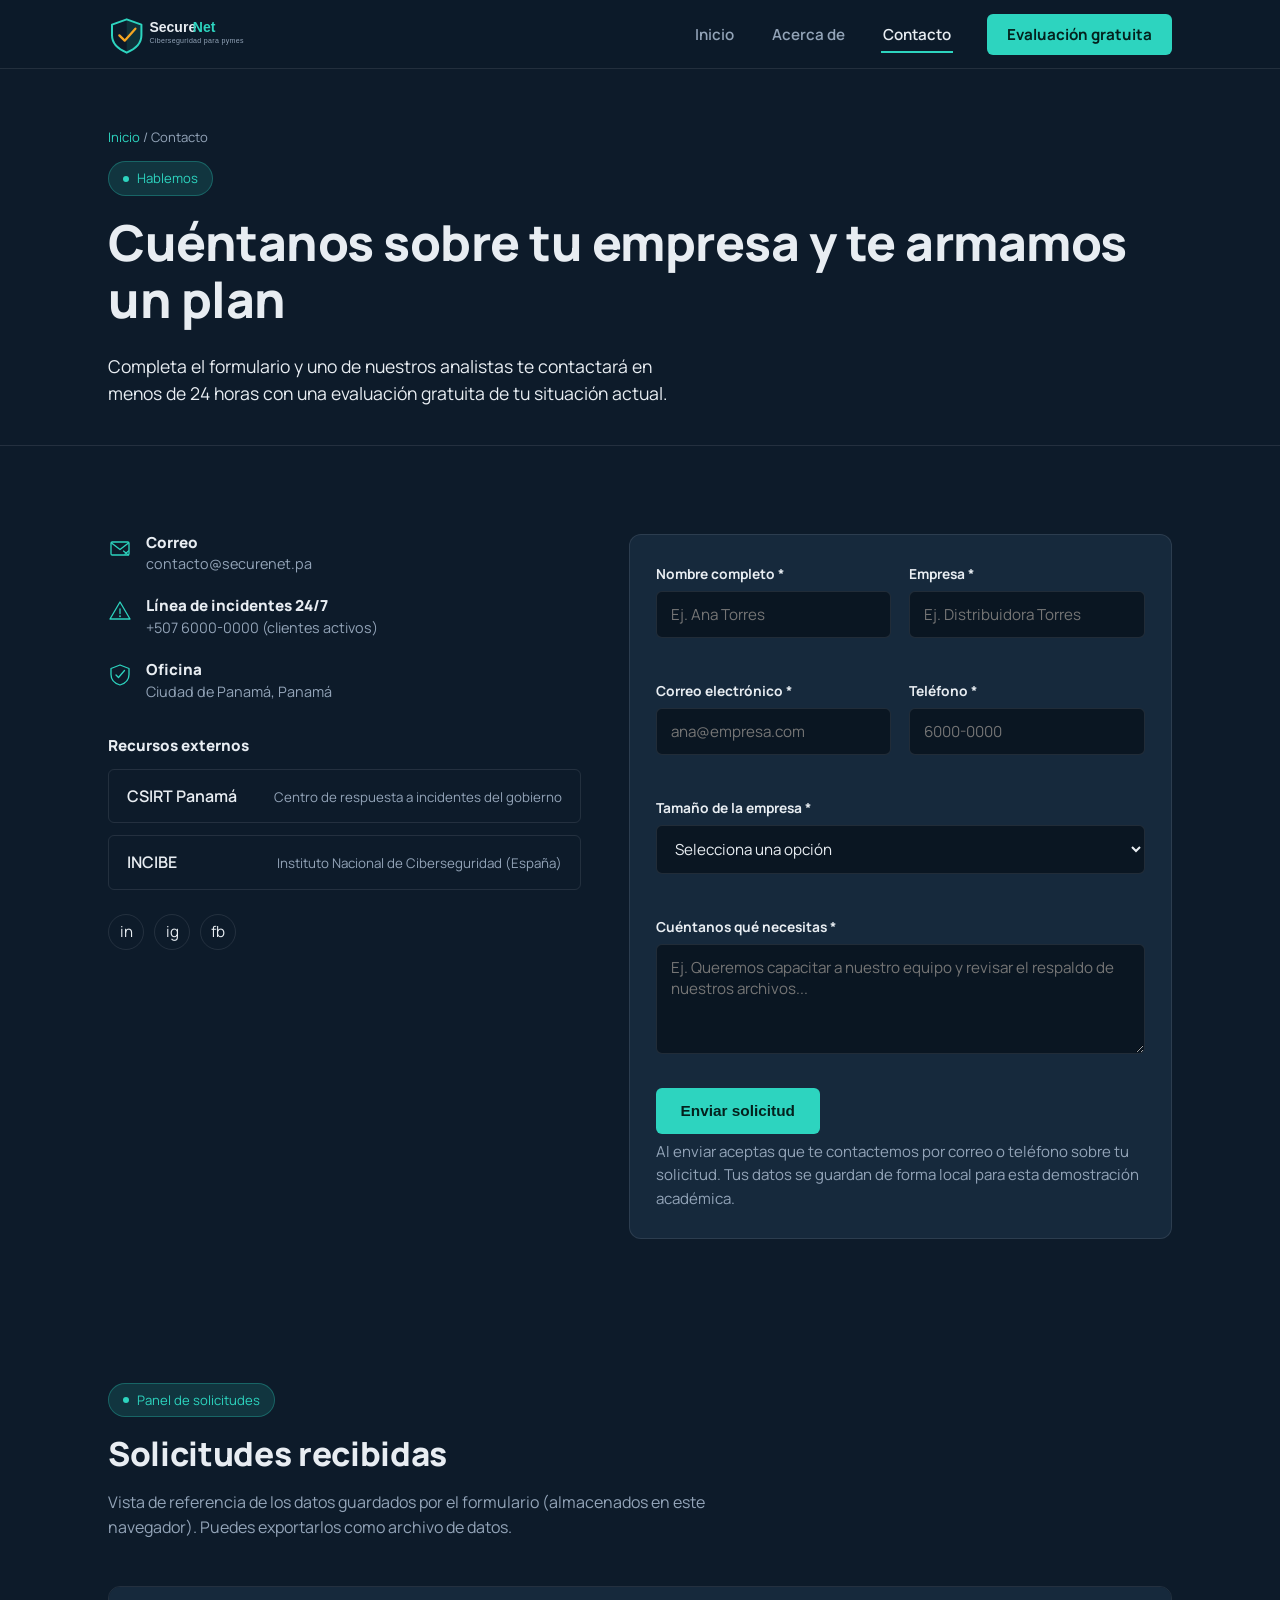
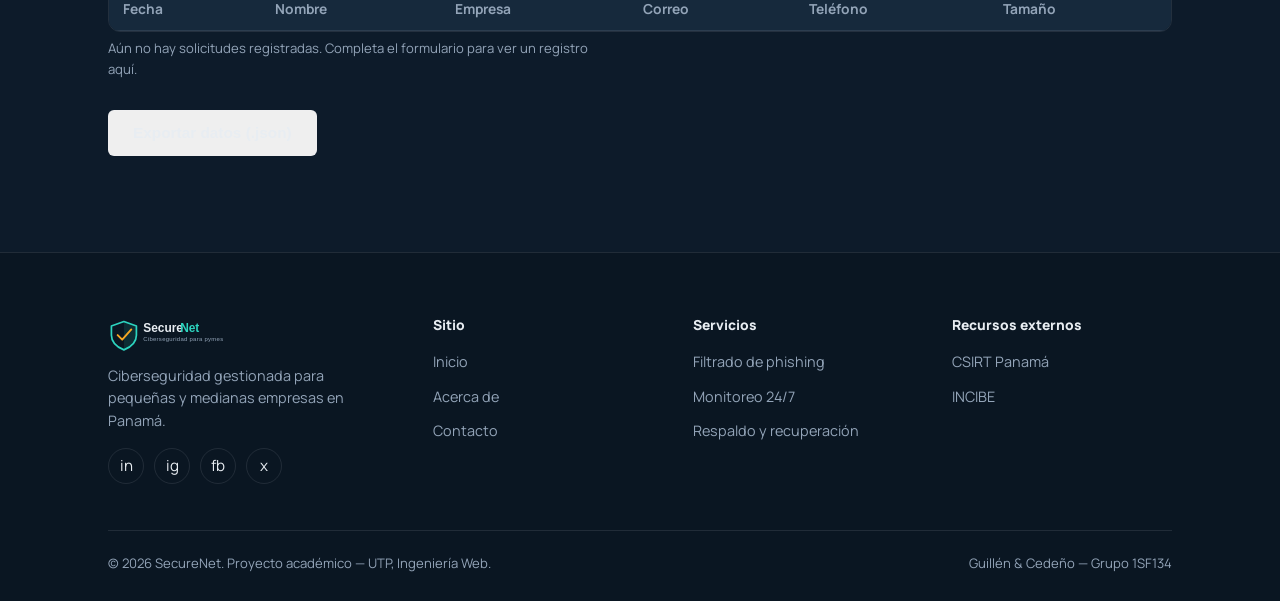
<file: contacto.html>
<!DOCTYPE html>
<html lang="es">
<head>
<meta charset="UTF-8">
<meta name="viewport" content="width=device-width, initial-scale=1.0">
<title>Contacto — SecureNet</title>
<meta name="description" content="Solicita una evaluación gratuita de ciberseguridad para tu pyme. Escríbenos y te contactamos en menos de 24 horas.">
<link rel="icon" href="img/logo.svg" type="image/svg+xml">
<link rel="preconnect" href="https://fonts.googleapis.com">
<link href="https://fonts.googleapis.com/css2?family=Manrope:wght@400;500;600;700;800&display=swap" rel="stylesheet">
<link rel="stylesheet" href="css/style.css">
</head>
<body>

<header class="site-header">
  <div class="nav-wrap">
    <a href="index.html" class="logo-link"><img src="img/logo.svg" alt="SecureNet"></a>
    <nav class="main-nav" id="mainNav">
      <ul>
        <li><a href="index.html">Inicio</a></li>
        <li><a href="acerca.html">Acerca de</a></li>
        <li><a href="contacto.html" aria-current="page">Contacto</a></li>
        <li><a href="contacto.html" class="nav-cta">Evaluación gratuita</a></li>
      </ul>
    </nav>
    <button class="nav-toggle" aria-label="Abrir menú" aria-expanded="false">☰</button>
  </div>
</header>

<main>
  <section class="page-hero">
    <div class="container">
      <p class="breadcrumb"><a href="index.html">Inicio</a> / Contacto</p>
      <span class="badge"><span class="dot"></span> Hablemos</span>
      <h1>Cuéntanos sobre tu empresa y te armamos un plan</h1>
      <p class="lead">Completa el formulario y uno de nuestros analistas te contactará en menos de 24 horas con una evaluación gratuita de tu situación actual.</p>
    </div>
  </section>

  <section>
    <div class="container contact-grid">
      <!-- INFO -->
      <aside>
        <div class="contact-info-item">
          <svg class="ic"><use href="img/icons.svg#icon-mail"></use></svg>
          <div>
            <h4>Correo</h4>
            <p>contacto@securenet.pa</p>
          </div>
        </div>
        <div class="contact-info-item">
          <svg class="ic"><use href="img/icons.svg#icon-alert"></use></svg>
          <div>
            <h4>Línea de incidentes 24/7</h4>
            <p>+507 6000-0000 (clientes activos)</p>
          </div>
        </div>
        <div class="contact-info-item">
          <svg class="ic"><use href="img/icons.svg#icon-shield"></use></svg>
          <div>
            <h4>Oficina</h4>
            <p>Ciudad de Panamá, Panamá</p>
          </div>
        </div>

        <h4 style="margin-top:34px;margin-bottom:14px;font-size:0.95rem">Recursos externos</h4>
        <ul class="link-list">
          <li>
            <a href="https://www.cert.gob.pa/" target="_blank" rel="noopener">
              CSIRT Panamá<br><small>Centro de respuesta a incidentes del gobierno</small>
            </a>
          </li>
          <li>
            <a href="https://www.incibe.es/" target="_blank" rel="noopener">
              INCIBE<br><small>Instituto Nacional de Ciberseguridad (España)</small>
            </a>
          </li>
        </ul>

        <div class="social-row" style="margin-top:24px">
          <a href="https://www.linkedin.com" target="_blank" rel="noopener" aria-label="LinkedIn">in</a>
          <a href="https://www.instagram.com" target="_blank" rel="noopener" aria-label="Instagram">ig</a>
          <a href="https://www.facebook.com" target="_blank" rel="noopener" aria-label="Facebook">fb</a>
        </div>
      </aside>

      <!-- FORMULARIO -->
      <div class="card">
        <form id="contactForm" novalidate>
          <div class="form-grid">
            <div class="field">
              <label for="nombre">Nombre completo *</label>
              <input type="text" id="nombre" name="nombre" placeholder="Ej. Ana Torres" required>
              <span class="error-msg"></span>
            </div>
            <div class="field">
              <label for="empresa">Empresa *</label>
              <input type="text" id="empresa" name="empresa" placeholder="Ej. Distribuidora Torres" required>
              <span class="error-msg"></span>
            </div>
            <div class="field">
              <label for="email">Correo electrónico *</label>
              <input type="email" id="email" name="email" placeholder="ana@empresa.com" required>
              <span class="error-msg"></span>
            </div>
            <div class="field">
              <label for="telefono">Teléfono *</label>
              <input type="tel" id="telefono" name="telefono" placeholder="6000-0000" required>
              <span class="error-msg"></span>
            </div>
            <div class="field full">
              <label for="empleados">Tamaño de la empresa *</label>
              <select id="empleados" name="empleados" required>
                <option value="">Selecciona una opción</option>
                <option value="1-10">1 a 10 empleados</option>
                <option value="11-50">11 a 50 empleados</option>
                <option value="51-200">51 a 200 empleados</option>
                <option value="200+">Más de 200 empleados</option>
              </select>
              <span class="error-msg"></span>
            </div>
            <div class="field full">
              <label for="mensaje">Cuéntanos qué necesitas *</label>
              <textarea id="mensaje" name="mensaje" placeholder="Ej. Queremos capacitar a nuestro equipo y revisar el respaldo de nuestros archivos..."></textarea>
              <span class="error-msg"></span>
            </div>
          </div>
          <button type="submit" class="btn btn-primary" style="margin-top:10px">Enviar solicitud</button>
          <p class="form-note">Al enviar aceptas que te contactemos por correo o teléfono sobre tu solicitud. Tus datos se guardan de forma local para esta demostración académica.</p>
          <div id="formStatus" class="form-status" role="status"></div>
        </form>
      </div>
    </div>
  </section>

  <!-- VISTA DE DATOS GUARDADOS -->
  <section class="section-tight">
    <div class="container">
      <div class="section-head">
        <span class="badge"><span class="dot"></span> Panel de solicitudes</span>
        <h2>Solicitudes recibidas</h2>
        <p>Vista de referencia de los datos guardados por el formulario (almacenados en este navegador). Puedes exportarlos como archivo de datos.</p>
      </div>
      <div class="table-wrap">
        <table class="subs" id="subsTable">
          <thead>
            <tr><th>Fecha</th><th>Nombre</th><th>Empresa</th><th>Correo</th><th>Teléfono</th><th>Tamaño</th></tr>
          </thead>
          <tbody></tbody>
        </table>
      </div>
      <p id="subsEmpty" class="form-note" style="display:none">Aún no hay solicitudes registradas. Completa el formulario para ver un registro aquí.</p>
      <button id="exportData" class="btn btn-outline" style="margin-top:18px">Exportar datos (.json)</button>
    </div>
  </section>
</main>

<footer class="site-footer">
  <div class="container">
    <div class="footer-grid">
      <div class="footer-about">
        <img src="img/logo.svg" alt="SecureNet" style="height:34px;margin-bottom:14px">
        <p>Ciberseguridad gestionada para pequeñas y medianas empresas en Panamá.</p>
        <div class="social-row">
          <a href="https://www.linkedin.com" target="_blank" rel="noopener" aria-label="LinkedIn">in</a>
          <a href="https://www.instagram.com" target="_blank" rel="noopener" aria-label="Instagram">ig</a>
          <a href="https://www.facebook.com" target="_blank" rel="noopener" aria-label="Facebook">fb</a>
          <a href="https://x.com" target="_blank" rel="noopener" aria-label="X">x</a>
        </div>
      </div>
      <div>
        <h4>Sitio</h4>
        <ul>
          <li><a href="index.html">Inicio</a></li>
          <li><a href="acerca.html">Acerca de</a></li>
          <li><a href="contacto.html">Contacto</a></li>
        </ul>
      </div>
      <div>
        <h4>Servicios</h4>
        <ul>
          <li><a href="index.html#servicios">Filtrado de phishing</a></li>
          <li><a href="index.html#servicios">Monitoreo 24/7</a></li>
          <li><a href="index.html#servicios">Respaldo y recuperación</a></li>
        </ul>
      </div>
      <div>
        <h4>Recursos externos</h4>
        <ul>
          <li><a href="https://www.cert.gob.pa/" target="_blank" rel="noopener">CSIRT Panamá</a></li>
          <li><a href="https://www.incibe.es/" target="_blank" rel="noopener">INCIBE</a></li>
        </ul>
      </div>
    </div>
    <div class="footer-bottom">
      <span>© 2026 SecureNet. Proyecto académico — UTP, Ingeniería Web.</span>
      <span>Guillén &amp; Cedeño — Grupo 1SF134</span>
    </div>
  </div>
</footer>

<script src="js/script.js"></script>
</body>
</html>
</file>
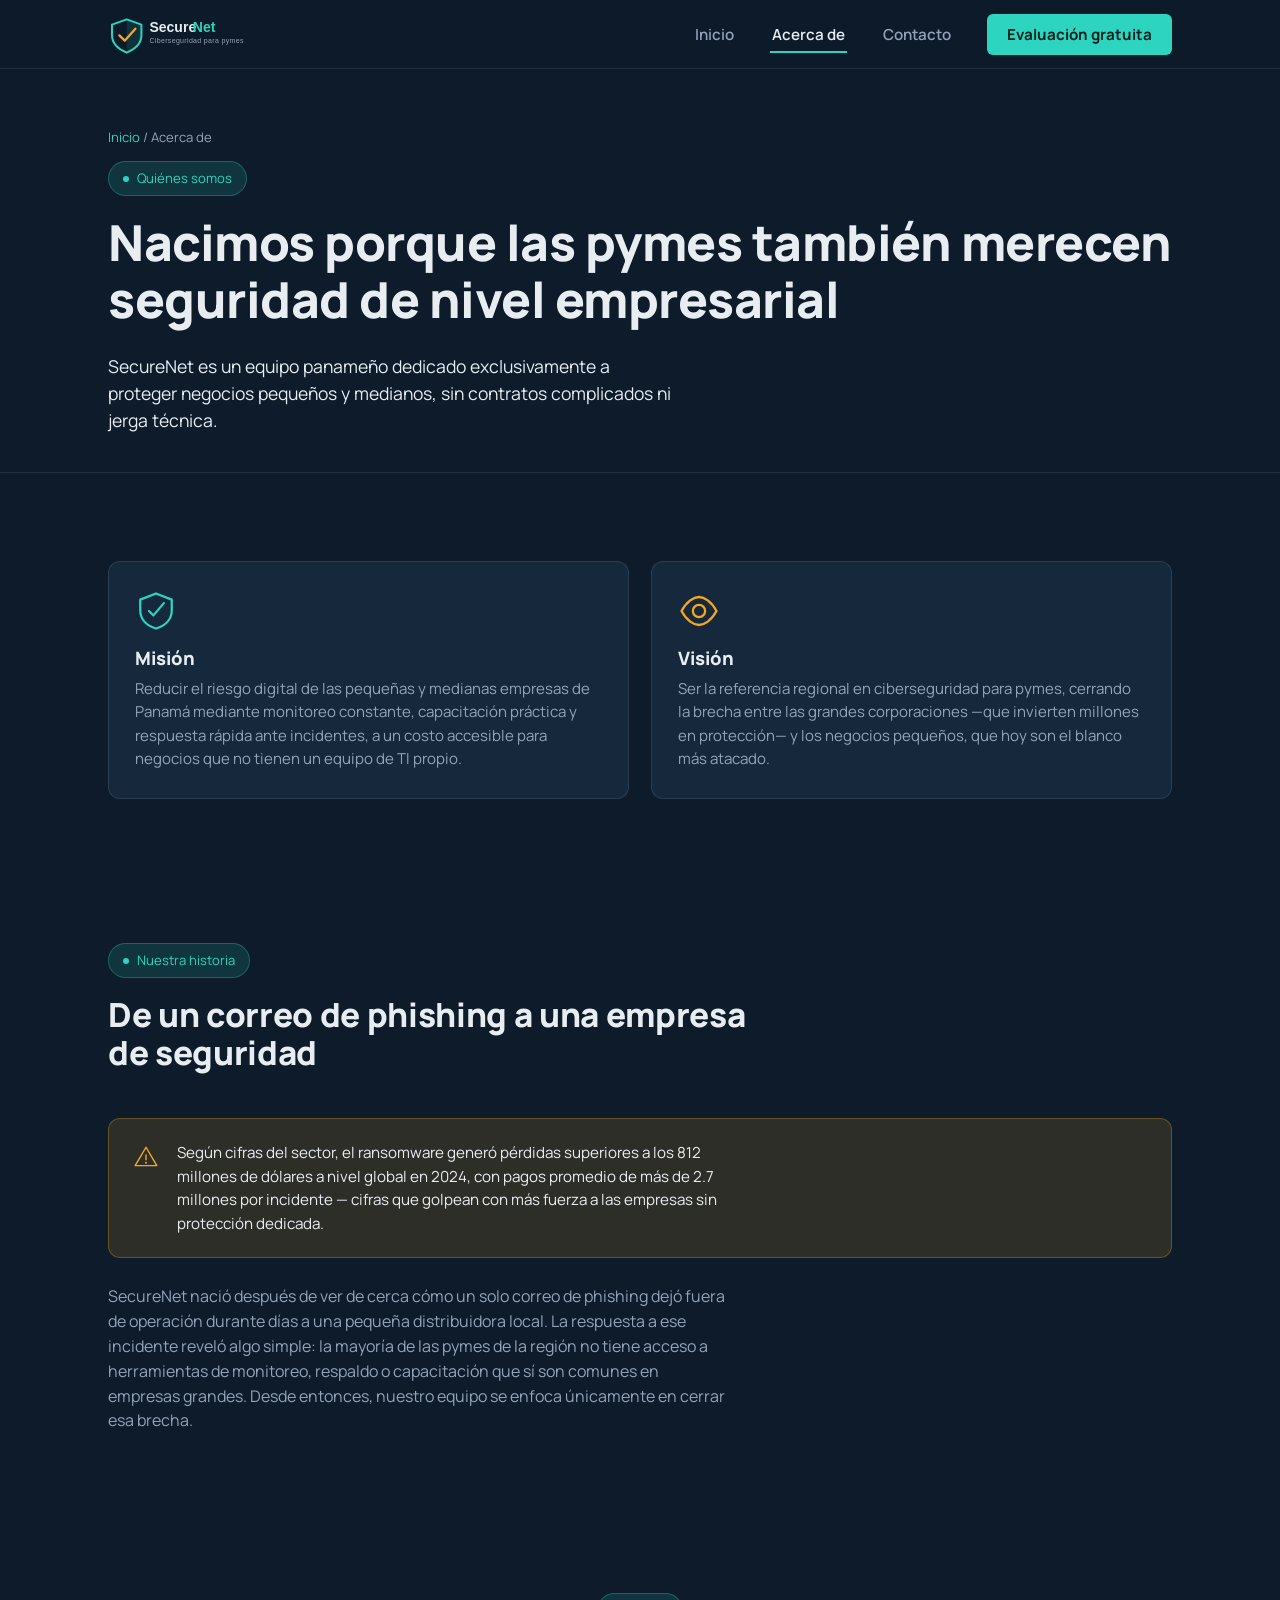
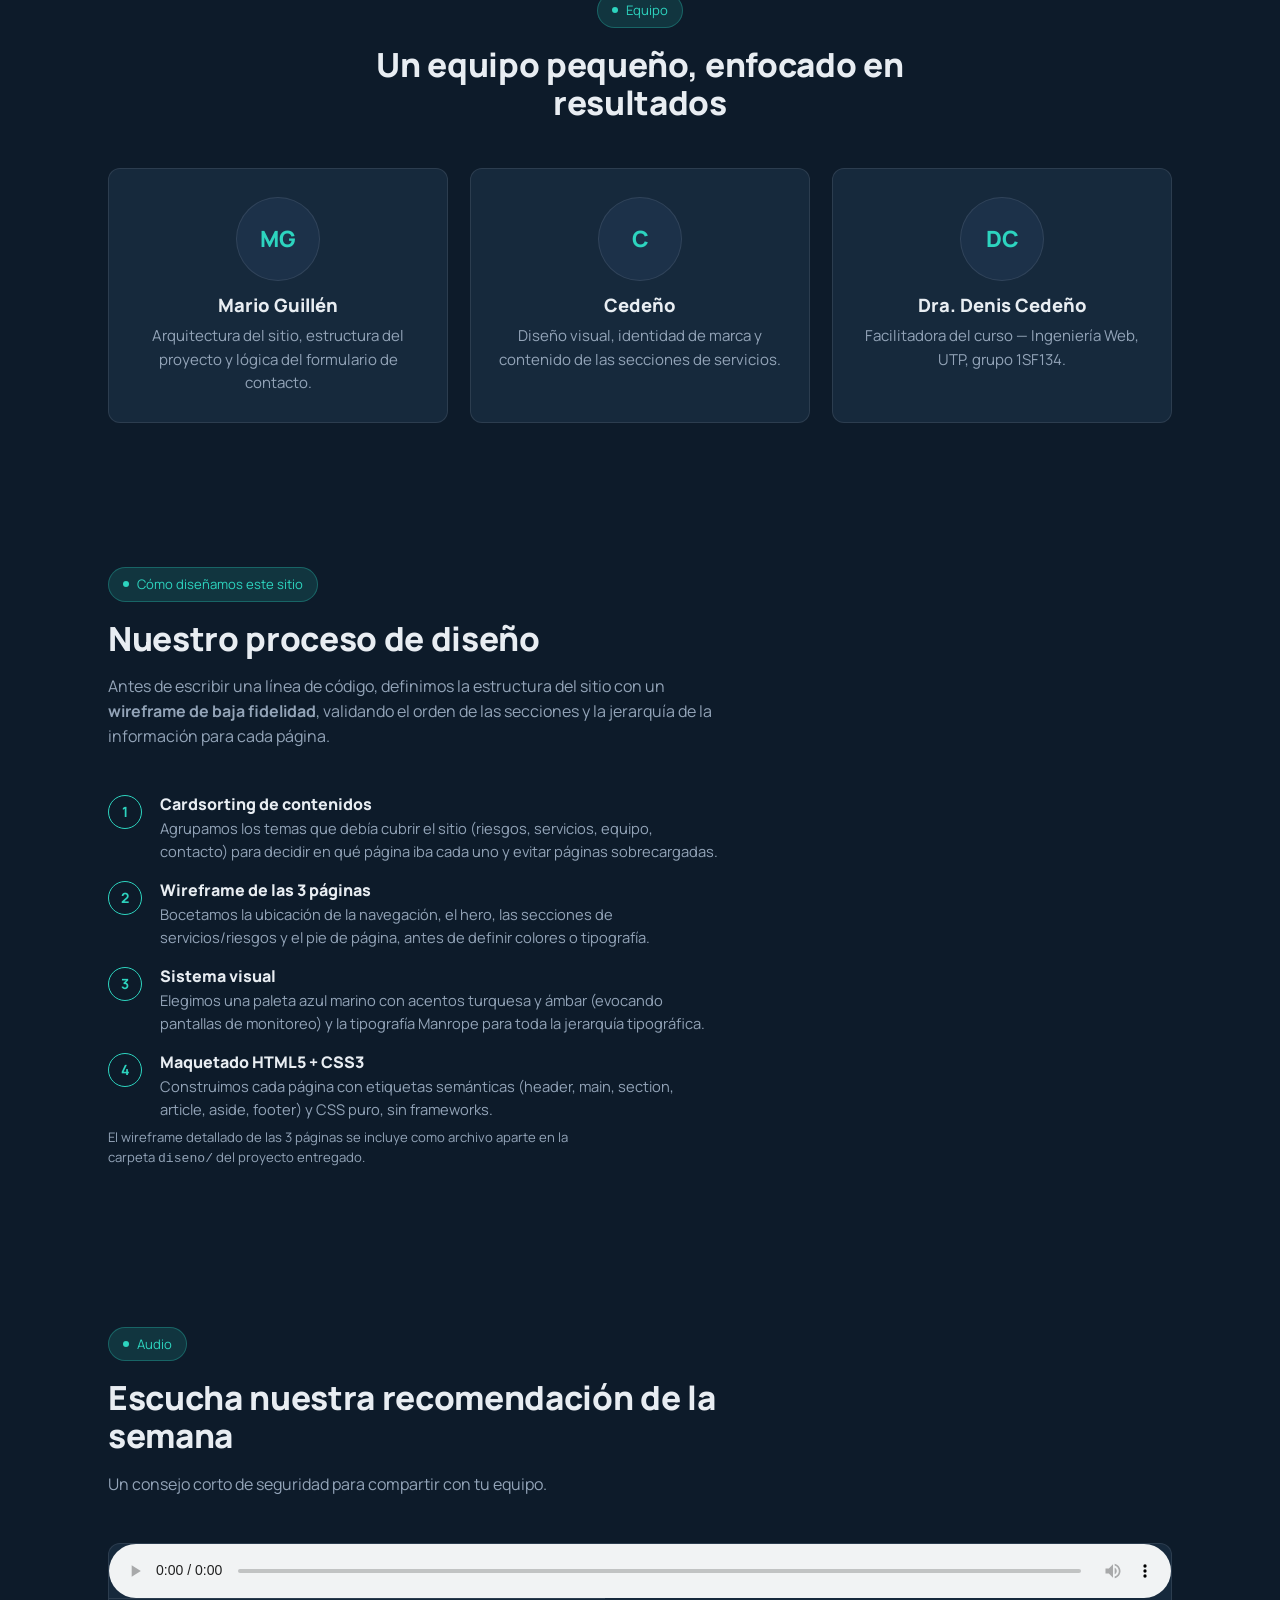
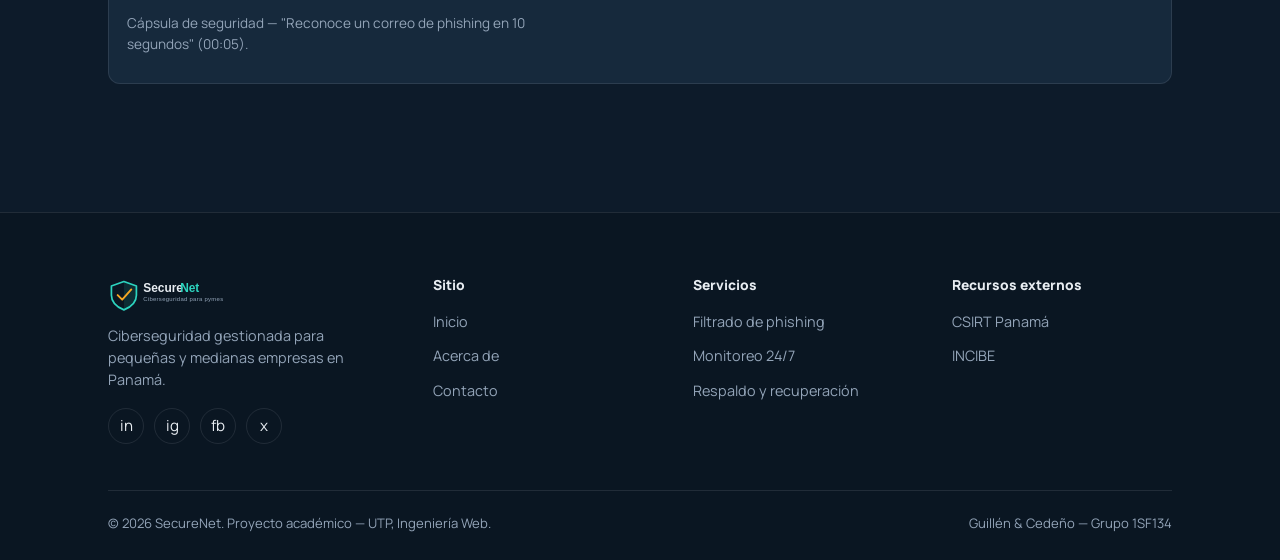
<file: html/acerca.html>
<!DOCTYPE html>
<html lang="es">
<head>
<meta charset="UTF-8">
<meta name="viewport" content="width=device-width, initial-scale=1.0">
<title>Acerca de — SecureNet</title>
<meta name="description" content="Conoce la misión, el equipo y el proceso de diseño detrás de SecureNet, ciberseguridad gestionada para pymes.">
<link rel="icon" href="../img/logo.svg" type="image/svg+xml">
<link rel="preconnect" href="https://fonts.googleapis.com">
<link href="https://fonts.googleapis.com/css2?family=Manrope:wght@400;500;600;700;800&display=swap" rel="stylesheet">
<link rel="stylesheet" href="../css/style.css">
</head>
<body>

<header class="site-header">
  <div class="nav-wrap">
    <a href="index.html" class="logo-link"><img src="../img/logo.svg" alt="SecureNet"></a>
    <nav class="main-nav" id="mainNav">
      <ul>
        <li><a href="index.html">Inicio</a></li>
        <li><a href="acerca.html" aria-current="page">Acerca de</a></li>
        <li><a href="contacto.html">Contacto</a></li>
        <li><a href="contacto.html" class="nav-cta">Evaluación gratuita</a></li>
      </ul>
    </nav>
    <button class="nav-toggle" aria-label="Abrir menú" aria-expanded="false">☰</button>
  </div>
</header>

<main>
  <section class="page-hero">
    <div class="container">
      <p class="breadcrumb"><a href="index.html">Inicio</a> / Acerca de</p>
      <span class="badge"><span class="dot"></span> Quiénes somos</span>
      <h1>Nacimos porque las pymes también merecen seguridad de nivel empresarial</h1>
      <p class="lead">SecureNet es un equipo panameño dedicado exclusivamente a proteger negocios pequeños y medianos, sin contratos complicados ni jerga técnica.</p>
    </div>
  </section>

  <section>
    <div class="container grid-2">
      <article class="card">
        <svg class="ic"><use href="../img/icons.svg#icon-shield"></use></svg>
        <h3>Misión</h3>
        <p>Reducir el riesgo digital de las pequeñas y medianas empresas de Panamá mediante monitoreo constante, capacitación práctica y respuesta rápida ante incidentes, a un costo accesible para negocios que no tienen un equipo de TI propio.</p>
      </article>
      <article class="card amber">
        <svg class="ic"><use href="../img/icons.svg#icon-eye"></use></svg>
        <h3>Visión</h3>
        <p>Ser la referencia regional en ciberseguridad para pymes, cerrando la brecha entre las grandes corporaciones —que invierten millones en protección— y los negocios pequeños, que hoy son el blanco más atacado.</p>
      </article>
    </div>
  </section>

  <!-- HISTORIA -->
  <section class="section-tight">
    <div class="container">
      <div class="section-head">
        <span class="badge"><span class="dot"></span> Nuestra historia</span>
        <h2>De un correo de phishing a una empresa de seguridad</h2>
      </div>
      <aside class="callout" style="margin-bottom:26px">
        <svg class="ic"><use href="../img/icons.svg#icon-alert"></use></svg>
        <p>Según cifras del sector, el ransomware generó pérdidas superiores a los 812 millones de dólares a nivel global en 2024, con pagos promedio de más de 2.7 millones por incidente — cifras que golpean con más fuerza a las empresas sin protección dedicada.</p>
      </aside>
      <p>SecureNet nació después de ver de cerca cómo un solo correo de phishing dejó fuera de operación durante días a una pequeña distribuidora local. La respuesta a ese incidente reveló algo simple: la mayoría de las pymes de la región no tiene acceso a herramientas de monitoreo, respaldo o capacitación que sí son comunes en empresas grandes. Desde entonces, nuestro equipo se enfoca únicamente en cerrar esa brecha.</p>
    </div>
  </section>

  <!-- EQUIPO -->
  <section>
    <div class="container">
      <div class="section-head center">
        <span class="badge"><span class="dot"></span> Equipo</span>
        <h2>Un equipo pequeño, enfocado en resultados</h2>
      </div>
      <div class="grid-3">
        <div class="card team-card">
          <div class="team-avatar">MG</div>
          <h3>Mario Guillén</h3>
          <p>Arquitectura del sitio, estructura del proyecto y lógica del formulario de contacto.</p>
        </div>
        <div class="card team-card">
          <div class="team-avatar">C</div>
          <h3>Cedeño</h3>
          <p>Diseño visual, identidad de marca y contenido de las secciones de servicios.</p>
        </div>
        <div class="card team-card">
          <div class="team-avatar">DC</div>
          <h3>Dra. Denis Cedeño</h3>
          <p>Facilitadora del curso — Ingeniería Web, UTP, grupo 1SF134.</p>
        </div>
      </div>
    </div>
  </section>

  <!-- PROCESO DE DISEÑO -->
  <section class="section-tight">
    <div class="container">
      <div class="section-head">
        <span class="badge"><span class="dot"></span> Cómo diseñamos este sitio</span>
        <h2>Nuestro proceso de diseño</h2>
        <p>Antes de escribir una línea de código, definimos la estructura del sitio con un <strong>wireframe de baja fidelidad</strong>, validando el orden de las secciones y la jerarquía de la información para cada página.</p>
      </div>
      <ol class="steps">
        <li>
          <span class="n">1</span>
          <div>
            <h4>Cardsorting de contenidos</h4>
            <p>Agrupamos los temas que debía cubrir el sitio (riesgos, servicios, equipo, contacto) para decidir en qué página iba cada uno y evitar páginas sobrecargadas.</p>
          </div>
        </li>
        <li>
          <span class="n">2</span>
          <div>
            <h4>Wireframe de las 3 páginas</h4>
            <p>Bocetamos la ubicación de la navegación, el hero, las secciones de servicios/riesgos y el pie de página, antes de definir colores o tipografía.</p>
          </div>
        </li>
        <li>
          <span class="n">3</span>
          <div>
            <h4>Sistema visual</h4>
            <p>Elegimos una paleta azul marino con acentos turquesa y ámbar (evocando pantallas de monitoreo) y la tipografía Manrope para toda la jerarquía tipográfica.</p>
          </div>
        </li>
        <li>
          <span class="n">4</span>
          <div>
            <h4>Maquetado HTML5 + CSS3</h4>
            <p>Construimos cada página con etiquetas semánticas (header, main, section, article, aside, footer) y CSS puro, sin frameworks.</p>
          </div>
        </li>
      </ol>
      <p class="form-note">El wireframe detallado de las 3 páginas se incluye como archivo aparte en la carpeta <code>diseno/</code> del proyecto entregado.</p>
    </div>
  </section>

  <!-- AUDIO -->
  <section>
    <div class="container">
      <div class="section-head">
        <span class="badge"><span class="dot"></span> Audio</span>
        <h2>Escucha nuestra recomendación de la semana</h2>
        <p>Un consejo corto de seguridad para compartir con tu equipo.</p>
      </div>
      <div class="media-block">
        <audio controls preload="metadata">
          <source src="https://interactive-examples.mdn.mozilla.net/media/cc0-audio/t-rex-roar.mp3" type="audio/mpeg">
          Tu navegador no soporta el elemento de audio.
        </audio>
        <p class="media-caption">Cápsula de seguridad — "Reconoce un correo de phishing en 10 segundos" (00:05).</p>
      </div>
    </div>
  </section>
</main>

<footer class="site-footer">
  <div class="container">
    <div class="footer-grid">
      <div class="footer-about">
        <img src="../img/logo.svg" alt="SecureNet" style="height:34px;margin-bottom:14px">
        <p>Ciberseguridad gestionada para pequeñas y medianas empresas en Panamá.</p>
        <div class="social-row">
          <a href="https://www.linkedin.com" target="_blank" rel="noopener" aria-label="LinkedIn">in</a>
          <a href="https://www.instagram.com" target="_blank" rel="noopener" aria-label="Instagram">ig</a>
          <a href="https://www.facebook.com" target="_blank" rel="noopener" aria-label="Facebook">fb</a>
          <a href="https://x.com" target="_blank" rel="noopener" aria-label="X">x</a>
        </div>
      </div>
      <div>
        <h4>Sitio</h4>
        <ul>
          <li><a href="index.html">Inicio</a></li>
          <li><a href="acerca.html">Acerca de</a></li>
          <li><a href="contacto.html">Contacto</a></li>
        </ul>
      </div>
      <div>
        <h4>Servicios</h4>
        <ul>
          <li><a href="index.html#servicios">Filtrado de phishing</a></li>
          <li><a href="index.html#servicios">Monitoreo 24/7</a></li>
          <li><a href="index.html#servicios">Respaldo y recuperación</a></li>
        </ul>
      </div>
      <div>
        <h4>Recursos externos</h4>
        <ul>
          <li><a href="https://www.cert.gob.pa/" target="_blank" rel="noopener">CSIRT Panamá</a></li>
          <li><a href="https://www.incibe.es/" target="_blank" rel="noopener">INCIBE</a></li>
        </ul>
      </div>
    </div>
    <div class="footer-bottom">
      <span>© 2026 SecureNet. Proyecto académico — UTP, Ingeniería Web.</span>
      <span>Guillén &amp; Cedeño — Grupo 1SF134</span>
    </div>
  </div>
</footer>

<script src="../js/script.js"></script>
</body>
</html>
</file>
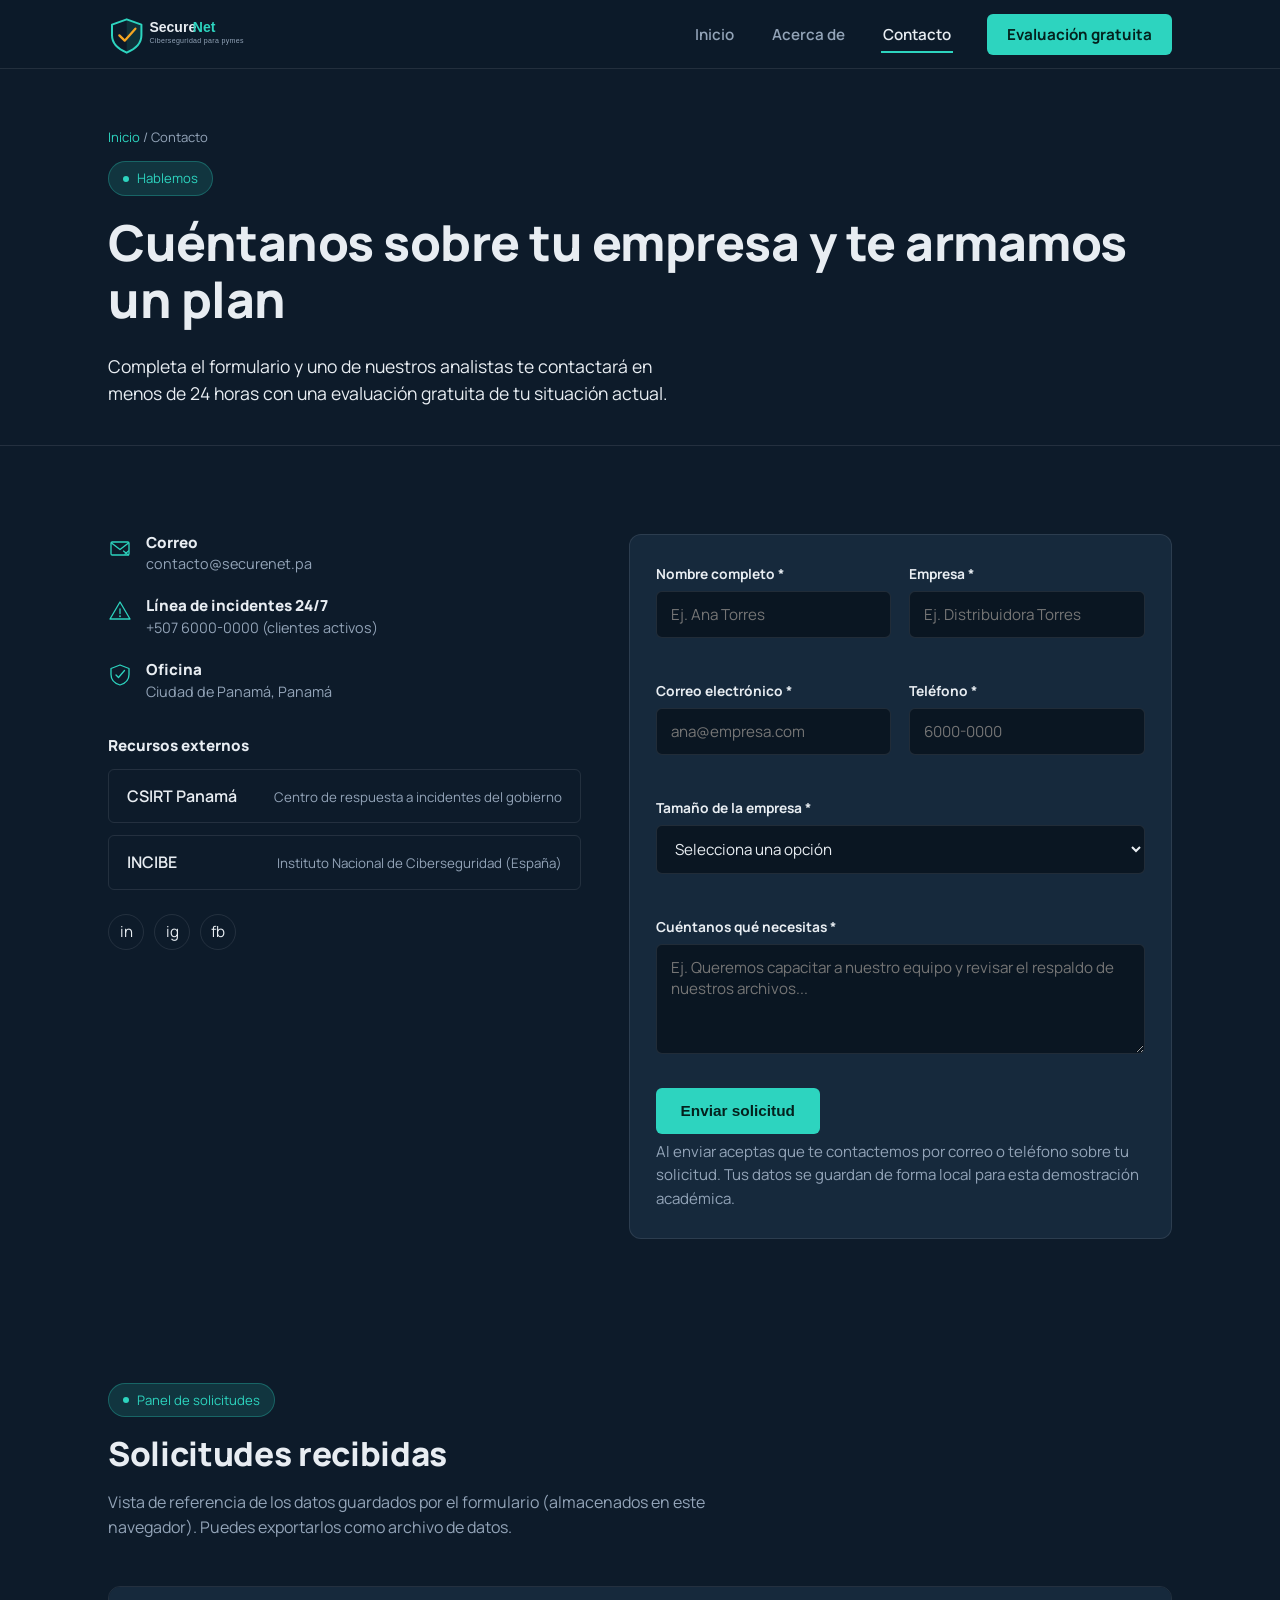
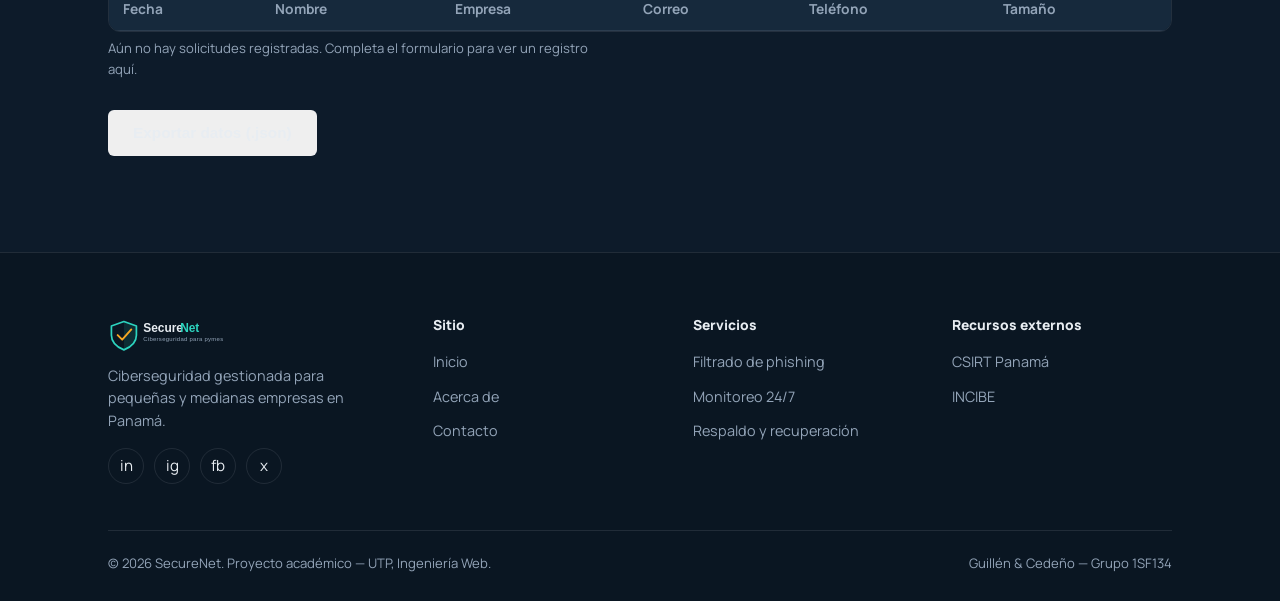
<file: html/contacto.html>
<!DOCTYPE html>
<html lang="es">
<head>
<meta charset="UTF-8">
<meta name="viewport" content="width=device-width, initial-scale=1.0">
<title>Contacto — SecureNet</title>
<meta name="description" content="Solicita una evaluación gratuita de ciberseguridad para tu pyme. Escríbenos y te contactamos en menos de 24 horas.">
<link rel="icon" href="../img/logo.svg" type="image/svg+xml">
<link rel="preconnect" href="https://fonts.googleapis.com">
<link href="https://fonts.googleapis.com/css2?family=Manrope:wght@400;500;600;700;800&display=swap" rel="stylesheet">
<link rel="stylesheet" href="../css/style.css">
</head>
<body>

<header class="site-header">
  <div class="nav-wrap">
    <a href="index.html" class="logo-link"><img src="../img/logo.svg" alt="SecureNet"></a>
    <nav class="main-nav" id="mainNav">
      <ul>
        <li><a href="index.html">Inicio</a></li>
        <li><a href="acerca.html">Acerca de</a></li>
        <li><a href="contacto.html" aria-current="page">Contacto</a></li>
        <li><a href="contacto.html" class="nav-cta">Evaluación gratuita</a></li>
      </ul>
    </nav>
    <button class="nav-toggle" aria-label="Abrir menú" aria-expanded="false">☰</button>
  </div>
</header>

<main>
  <section class="page-hero">
    <div class="container">
      <p class="breadcrumb"><a href="index.html">Inicio</a> / Contacto</p>
      <span class="badge"><span class="dot"></span> Hablemos</span>
      <h1>Cuéntanos sobre tu empresa y te armamos un plan</h1>
      <p class="lead">Completa el formulario y uno de nuestros analistas te contactará en menos de 24 horas con una evaluación gratuita de tu situación actual.</p>
    </div>
  </section>

  <section>
    <div class="container contact-grid">
      <!-- INFO -->
      <aside>
        <div class="contact-info-item">
          <svg class="ic"><use href="../img/icons.svg#icon-mail"></use></svg>
          <div>
            <h4>Correo</h4>
            <p>contacto@securenet.pa</p>
          </div>
        </div>
        <div class="contact-info-item">
          <svg class="ic"><use href="../img/icons.svg#icon-alert"></use></svg>
          <div>
            <h4>Línea de incidentes 24/7</h4>
            <p>+507 6000-0000 (clientes activos)</p>
          </div>
        </div>
        <div class="contact-info-item">
          <svg class="ic"><use href="../img/icons.svg#icon-shield"></use></svg>
          <div>
            <h4>Oficina</h4>
            <p>Ciudad de Panamá, Panamá</p>
          </div>
        </div>

        <h4 style="margin-top:34px;margin-bottom:14px;font-size:0.95rem">Recursos externos</h4>
        <ul class="link-list">
          <li>
            <a href="https://www.cert.gob.pa/" target="_blank" rel="noopener">
              CSIRT Panamá<br><small>Centro de respuesta a incidentes del gobierno</small>
            </a>
          </li>
          <li>
            <a href="https://www.incibe.es/" target="_blank" rel="noopener">
              INCIBE<br><small>Instituto Nacional de Ciberseguridad (España)</small>
            </a>
          </li>
        </ul>

        <div class="social-row" style="margin-top:24px">
          <a href="https://www.linkedin.com" target="_blank" rel="noopener" aria-label="LinkedIn">in</a>
          <a href="https://www.instagram.com" target="_blank" rel="noopener" aria-label="Instagram">ig</a>
          <a href="https://www.facebook.com" target="_blank" rel="noopener" aria-label="Facebook">fb</a>
        </div>
      </aside>

      <!-- FORMULARIO -->
      <div class="card">
        <form id="contactForm" novalidate>
          <div class="form-grid">
            <div class="field">
              <label for="nombre">Nombre completo *</label>
              <input type="text" id="nombre" name="nombre" placeholder="Ej. Ana Torres" required>
              <span class="error-msg"></span>
            </div>
            <div class="field">
              <label for="empresa">Empresa *</label>
              <input type="text" id="empresa" name="empresa" placeholder="Ej. Distribuidora Torres" required>
              <span class="error-msg"></span>
            </div>
            <div class="field">
              <label for="email">Correo electrónico *</label>
              <input type="email" id="email" name="email" placeholder="ana@empresa.com" required>
              <span class="error-msg"></span>
            </div>
            <div class="field">
              <label for="telefono">Teléfono *</label>
              <input type="tel" id="telefono" name="telefono" placeholder="6000-0000" required>
              <span class="error-msg"></span>
            </div>
            <div class="field full">
              <label for="empleados">Tamaño de la empresa *</label>
              <select id="empleados" name="empleados" required>
                <option value="">Selecciona una opción</option>
                <option value="1-10">1 a 10 empleados</option>
                <option value="11-50">11 a 50 empleados</option>
                <option value="51-200">51 a 200 empleados</option>
                <option value="200+">Más de 200 empleados</option>
              </select>
              <span class="error-msg"></span>
            </div>
            <div class="field full">
              <label for="mensaje">Cuéntanos qué necesitas *</label>
              <textarea id="mensaje" name="mensaje" placeholder="Ej. Queremos capacitar a nuestro equipo y revisar el respaldo de nuestros archivos..."></textarea>
              <span class="error-msg"></span>
            </div>
          </div>
          <button type="submit" class="btn btn-primary" style="margin-top:10px">Enviar solicitud</button>
          <p class="form-note">Al enviar aceptas que te contactemos por correo o teléfono sobre tu solicitud. Tus datos se guardan de forma local para esta demostración académica.</p>
          <div id="formStatus" class="form-status" role="status"></div>
        </form>
      </div>
    </div>
  </section>

  <!-- VISTA DE DATOS GUARDADOS -->
  <section class="section-tight">
    <div class="container">
      <div class="section-head">
        <span class="badge"><span class="dot"></span> Panel de solicitudes</span>
        <h2>Solicitudes recibidas</h2>
        <p>Vista de referencia de los datos guardados por el formulario (almacenados en este navegador). Puedes exportarlos como archivo de datos.</p>
      </div>
      <div class="table-wrap">
        <table class="subs" id="subsTable">
          <thead>
            <tr><th>Fecha</th><th>Nombre</th><th>Empresa</th><th>Correo</th><th>Teléfono</th><th>Tamaño</th></tr>
          </thead>
          <tbody></tbody>
        </table>
      </div>
      <p id="subsEmpty" class="form-note" style="display:none">Aún no hay solicitudes registradas. Completa el formulario para ver un registro aquí.</p>
      <button id="exportData" class="btn btn-outline" style="margin-top:18px">Exportar datos (.json)</button>
    </div>
  </section>
</main>

<footer class="site-footer">
  <div class="container">
    <div class="footer-grid">
      <div class="footer-about">
        <img src="../img/logo.svg" alt="SecureNet" style="height:34px;margin-bottom:14px">
        <p>Ciberseguridad gestionada para pequeñas y medianas empresas en Panamá.</p>
        <div class="social-row">
          <a href="https://www.linkedin.com" target="_blank" rel="noopener" aria-label="LinkedIn">in</a>
          <a href="https://www.instagram.com" target="_blank" rel="noopener" aria-label="Instagram">ig</a>
          <a href="https://www.facebook.com" target="_blank" rel="noopener" aria-label="Facebook">fb</a>
          <a href="https://x.com" target="_blank" rel="noopener" aria-label="X">x</a>
        </div>
      </div>
      <div>
        <h4>Sitio</h4>
        <ul>
          <li><a href="index.html">Inicio</a></li>
          <li><a href="acerca.html">Acerca de</a></li>
          <li><a href="contacto.html">Contacto</a></li>
        </ul>
      </div>
      <div>
        <h4>Servicios</h4>
        <ul>
          <li><a href="index.html#servicios">Filtrado de phishing</a></li>
          <li><a href="index.html#servicios">Monitoreo 24/7</a></li>
          <li><a href="index.html#servicios">Respaldo y recuperación</a></li>
        </ul>
      </div>
      <div>
        <h4>Recursos externos</h4>
        <ul>
          <li><a href="https://www.cert.gob.pa/" target="_blank" rel="noopener">CSIRT Panamá</a></li>
          <li><a href="https://www.incibe.es/" target="_blank" rel="noopener">INCIBE</a></li>
        </ul>
      </div>
    </div>
    <div class="footer-bottom">
      <span>© 2026 SecureNet. Proyecto académico — UTP, Ingeniería Web.</span>
      <span>Guillén &amp; Cedeño — Grupo 1SF134</span>
    </div>
  </div>
</footer>

<script src="../js/script.js"></script>
</body>
</html>
</file>
<file: css/style.css>
/* ============================================================
   SecureNet — Ciberseguridad para pymes
   Guillén & Cedeño — Ingeniería Web, UTP — Parcial 1
   ============================================================ */

:root {
  --bg: #0D1B2A;
  --bg-alt: #0A1622;
  --panel: #16293C;
  --panel-2: #1C3149;
  --border: rgba(232, 237, 242, 0.10);
  --text: #E8EDF2;
  --text-muted: #93A4B8;
  --accent: #2DD4BF;
  --accent-soft: rgba(45, 212, 191, 0.14);
  --accent-2: #F5A623;
  --accent-2-soft: rgba(245, 166, 35, 0.14);
  --danger: #F2665B;
  --radius-s: 6px;
  --radius-m: 12px;
  --maxw: 1120px;
  --serif-none: 1;
}

* { box-sizing: border-box; }
html { scroll-behavior: smooth; }

body {
  margin: 0;
  background: var(--bg);
  color: var(--text);
  font-family: "Manrope", "Segoe UI", Arial, sans-serif;
  font-weight: 400;
  line-height: 1.55;
  -webkit-font-smoothing: antialiased;
}

img, svg { max-width: 100%; display: block; }

a { color: inherit; text-decoration: none; }

h1, h2, h3, h4 { font-family: "Manrope", sans-serif; margin: 0 0 0.5em; line-height: 1.15; font-weight: 800; }
h1 { font-size: clamp(2rem, 4.2vw, 3.1rem); letter-spacing: -0.01em; }
h2 { font-size: clamp(1.5rem, 2.6vw, 2.1rem); letter-spacing: -0.01em; }
h3 { font-size: 1.15rem; }
p { margin: 0 0 1em; color: var(--text-muted); max-width: 62ch; }
p.lead { font-size: 1.1rem; color: var(--text); max-width: 52ch; }

.container { max-width: var(--maxw); margin: 0 auto; padding: 0 28px; }
section { padding: 88px 0; }
.section-tight { padding: 56px 0; }

.badge {
  display: inline-flex; align-items: center; gap: 8px;
  font-size: 0.82rem; color: var(--accent);
  background: var(--accent-soft); border: 1px solid rgba(45,212,191,0.3);
  padding: 6px 14px; border-radius: 999px; margin-bottom: 18px;
}
.badge .dot { width: 6px; height: 6px; border-radius: 50%; background: var(--accent); }

/* ---------- Header / nav ---------- */
header.site-header {
  position: sticky; top: 0; z-index: 50;
  background: rgba(13, 27, 42, 0.88);
  backdrop-filter: blur(10px);
  border-bottom: 1px solid var(--border);
}
.nav-wrap {
  display: flex; align-items: center; justify-content: space-between;
  padding: 14px 28px; max-width: var(--maxw); margin: 0 auto;
}
.logo-link img { height: 40px; width: auto; }
nav.main-nav ul { list-style: none; display: flex; gap: 34px; margin: 0; padding: 0; }
nav.main-nav a {
  font-size: 0.95rem; font-weight: 600; color: var(--text-muted);
  padding: 6px 2px; border-bottom: 2px solid transparent;
}
nav.main-nav a:hover, nav.main-nav a[aria-current="page"] { color: var(--text); border-color: var(--accent); }
.nav-cta {
  background: var(--accent); color: #04211D !important; font-weight: 700 !important;
  padding: 10px 20px !important; border-radius: var(--radius-s); border-bottom: none !important;
}
.nav-cta:hover { background: #26bfab; color: #04211D !important; border-color: transparent !important; }

.nav-toggle { display: none; background: none; border: 1px solid var(--border); color: var(--text); padding: 8px 10px; border-radius: 6px; }

@media (max-width: 820px) {
  nav.main-nav { position: absolute; top: 68px; left: 0; right: 0; background: var(--bg-alt); border-bottom: 1px solid var(--border); display: none; }
  nav.main-nav.open { display: block; }
  nav.main-nav ul { flex-direction: column; gap: 0; padding: 10px 28px 20px; }
  nav.main-nav li { border-bottom: 1px solid var(--border); }
  nav.main-nav a { display: block; padding: 14px 0; }
  .nav-toggle { display: inline-flex; }
}

/* ---------- Hero ---------- */
.hero { padding: 72px 0 40px; }
.hero-grid { display: grid; grid-template-columns: 1.05fr 0.95fr; gap: 56px; align-items: center; }
.hero-actions { display: flex; gap: 14px; margin-top: 30px; flex-wrap: wrap; }
.btn {
  display: inline-flex; align-items: center; gap: 8px;
  padding: 13px 24px; border-radius: var(--radius-s); font-weight: 700; font-size: 0.96rem;
  border: 1px solid transparent; cursor: pointer;
}
.btn-primary { background: var(--accent); color: #04211D; }
.btn-primary:hover { background: #26bfab; }
.btn-outline { border-color: var(--border); color: var(--text); }
.btn-outline:hover { border-color: var(--accent); color: var(--accent); }

.hero-stats { display: flex; gap: 34px; margin-top: 42px; flex-wrap: wrap; }
.hero-stats div strong { display: block; font-size: 1.7rem; font-weight: 800; color: var(--text); }
.hero-stats div span { font-size: 0.85rem; color: var(--text-muted); }

/* Live feed panel */
.feed-panel {
  background: var(--panel); border: 1px solid var(--border); border-radius: var(--radius-m);
  overflow: hidden; box-shadow: 0 30px 60px -30px rgba(0,0,0,0.6);
}
.feed-head { display: flex; align-items: center; justify-content: space-between; padding: 14px 18px; border-bottom: 1px solid var(--border); }
.feed-head span.live { display: inline-flex; align-items: center; gap: 7px; font-size: 0.78rem; color: var(--accent); font-weight: 700; }
.feed-head span.live i { width: 7px; height: 7px; border-radius: 50%; background: var(--accent); display: inline-block; animation: pulse 1.6s infinite; }
@keyframes pulse { 0%,100% { opacity: 1; } 50% { opacity: 0.25; } }
.feed-list { list-style: none; margin: 0; padding: 6px 0; }
.feed-list li { display: flex; gap: 12px; padding: 13px 18px; border-bottom: 1px solid var(--border); font-size: 0.86rem; }
.feed-list li:last-child { border-bottom: none; }
.feed-list .t { color: var(--text-muted); font-variant-numeric: tabular-nums; min-width: 46px; }
.feed-list .ok { color: var(--accent); }
.feed-list .warn { color: var(--accent-2); }
.feed-panel-foot { padding: 14px 18px; font-size: 0.8rem; color: var(--text-muted); border-top: 1px solid var(--border); }

@media (max-width: 900px) {
  .hero-grid { grid-template-columns: 1fr; }
}

/* ---------- Section headers ---------- */
.section-head { max-width: 640px; margin-bottom: 46px; }
.section-head.center { margin-left: auto; margin-right: auto; text-align: center; }

/* ---------- Cards / grids ---------- */
.grid-3 { display: grid; grid-template-columns: repeat(3, 1fr); gap: 22px; }
.grid-2 { display: grid; grid-template-columns: repeat(2, 1fr); gap: 22px; }
@media (max-width: 900px) { .grid-3 { grid-template-columns: 1fr 1fr; } }
@media (max-width: 640px) { .grid-3, .grid-2 { grid-template-columns: 1fr; } }

.card {
  background: var(--panel); border: 1px solid var(--border); border-radius: var(--radius-m);
  padding: 28px 26px;
}
.card .ic { width: 42px; height: 42px; color: var(--accent); margin-bottom: 16px; }
.card.amber .ic { color: var(--accent-2); }
.card h3 { margin-bottom: 8px; }
.card p { margin-bottom: 0; font-size: 0.94rem; }

/* Risk articles */
.risk-article {
  border: 1px solid var(--border); border-radius: var(--radius-m); padding: 26px;
  background: linear-gradient(180deg, var(--panel), var(--panel-2));
}
.risk-article .stat { font-size: 2.1rem; font-weight: 800; color: var(--accent-2); display: block; margin-bottom: 6px; }

/* Stat strip */
.stat-strip { display: flex; flex-wrap: wrap; gap: 0; border-top: 1px solid var(--border); border-bottom: 1px solid var(--border); }
.stat-strip .stat-item { flex: 1 1 200px; padding: 30px 26px; border-right: 1px solid var(--border); }
.stat-strip .stat-item:last-child { border-right: none; }
.stat-strip strong { display: block; font-size: 2rem; font-weight: 800; color: var(--accent); }
.stat-strip span { font-size: 0.86rem; color: var(--text-muted); }

/* Aside quote / callout */
.callout {
  display: flex; gap: 18px; background: var(--accent-2-soft); border: 1px solid rgba(245,166,35,0.3);
  border-radius: var(--radius-m); padding: 22px 24px; align-items: flex-start;
}
.callout .ic { width: 26px; height: 26px; color: var(--accent-2); flex-shrink: 0; margin-top: 3px; }
.callout p { margin: 0; color: var(--text); font-size: 0.95rem; }

/* Steps */
.steps { list-style: none; margin: 0; padding: 0; display: grid; gap: 18px; }
.steps li { display: flex; gap: 18px; align-items: flex-start; }
.steps .n {
  flex-shrink: 0; width: 34px; height: 34px; border-radius: 50%; border: 1px solid var(--accent);
  color: var(--accent); display: flex; align-items: center; justify-content: center; font-weight: 700; font-size: 0.88rem;
}
.steps h4 { margin: 0 0 4px; font-size: 1rem; }
.steps p { margin: 0; font-size: 0.92rem; }

/* Media (video/audio) */
.media-block { border: 1px solid var(--border); border-radius: var(--radius-m); overflow: hidden; background: var(--panel); }
.media-block video, .media-block audio { width: 100%; display: block; }
.media-caption { padding: 14px 18px; font-size: 0.85rem; color: var(--text-muted); border-top: 1px solid var(--border); }

/* Team */
.team-card { text-align: center; }
.team-avatar {
  width: 84px; height: 84px; border-radius: 50%; margin: 0 auto 14px;
  background: var(--panel-2); border: 1px solid var(--border);
  display: flex; align-items: center; justify-content: center; font-weight: 800; font-size: 1.4rem; color: var(--accent);
}

/* External links list */
.link-list { list-style: none; margin: 0; padding: 0; display: grid; gap: 12px; }
.link-list a {
  display: flex; justify-content: space-between; align-items: center;
  border: 1px solid var(--border); border-radius: var(--radius-s); padding: 14px 18px; font-weight: 600;
}
.link-list a:hover { border-color: var(--accent); color: var(--accent); }
.link-list small { color: var(--text-muted); font-weight: 400; display: block; margin-top: 2px; }

/* ---------- Forms ---------- */
.form-grid { display: grid; grid-template-columns: 1fr 1fr; gap: 18px; }
.field { display: flex; flex-direction: column; gap: 7px; margin-bottom: 4px; }
.field.full { grid-column: 1 / -1; }
label { font-size: 0.86rem; font-weight: 700; color: var(--text); }
input, select, textarea {
  background: var(--bg-alt); border: 1px solid var(--border); color: var(--text);
  padding: 12px 14px; border-radius: var(--radius-s); font-family: inherit; font-size: 0.95rem;
}
input:focus, select:focus, textarea:focus { outline: 2px solid var(--accent); outline-offset: 1px; border-color: var(--accent); }
textarea { resize: vertical; min-height: 110px; }
.error-msg { color: var(--danger); font-size: 0.8rem; min-height: 1em; }
.field.invalid input, .field.invalid textarea, .field.invalid select { border-color: var(--danger); }
.form-note { font-size: 0.82rem; color: var(--text-muted); margin-top: 6px; }
.form-status { margin-top: 18px; padding: 14px 16px; border-radius: var(--radius-s); font-size: 0.9rem; display: none; }
.form-status.show { display: block; }
.form-status.ok { background: var(--accent-soft); border: 1px solid rgba(45,212,191,0.35); color: var(--accent); }
.form-status.bad { background: rgba(242,102,91,0.12); border: 1px solid rgba(242,102,91,0.35); color: var(--danger); }
@media (max-width: 700px) { .form-grid { grid-template-columns: 1fr; } }

/* Contact page layout */
.contact-grid { display: grid; grid-template-columns: 1fr 1.15fr; gap: 48px; align-items: start; }
@media (max-width: 900px) { .contact-grid { grid-template-columns: 1fr; } }
.contact-info-item { display: flex; gap: 14px; margin-bottom: 22px; }
.contact-info-item .ic { width: 24px; height: 24px; color: var(--accent); flex-shrink: 0; margin-top: 2px; }
.contact-info-item h4 { margin: 0 0 2px; font-size: 0.95rem; }
.contact-info-item p { margin: 0; font-size: 0.9rem; }

/* Submissions table (admin preview) */
.table-wrap { overflow-x: auto; border: 1px solid var(--border); border-radius: var(--radius-m); }
table.subs { width: 100%; border-collapse: collapse; font-size: 0.86rem; }
table.subs th, table.subs td { text-align: left; padding: 11px 14px; border-bottom: 1px solid var(--border); white-space: nowrap; }
table.subs th { color: var(--text-muted); font-weight: 700; background: var(--panel); }
table.subs tr:last-child td { border-bottom: none; }

/* ---------- Footer ---------- */
footer.site-footer { background: var(--bg-alt); border-top: 1px solid var(--border); padding: 64px 0 28px; margin-top: 40px; }
.footer-grid { display: grid; grid-template-columns: 1.3fr 1fr 1fr 1fr; gap: 40px; }
.footer-grid h4 { font-size: 0.86rem; text-transform: none; color: var(--text); margin-bottom: 16px; }
.footer-grid ul { list-style: none; margin: 0; padding: 0; display: grid; gap: 10px; }
.footer-grid ul a { color: var(--text-muted); font-size: 0.9rem; }
.footer-grid ul a:hover { color: var(--accent); }
.footer-about p { font-size: 0.9rem; }
.social-row { display: flex; gap: 10px; margin-top: 16px; }
.social-row a {
  width: 36px; height: 36px; border-radius: 50%; border: 1px solid var(--border);
  display: flex; align-items: center; justify-content: center; font-size: 0.95rem;
}
.social-row a:hover { border-color: var(--accent); color: var(--accent); }
.footer-bottom {
  border-top: 1px solid var(--border); margin-top: 46px; padding-top: 22px;
  display: flex; justify-content: space-between; flex-wrap: wrap; gap: 10px;
  font-size: 0.82rem; color: var(--text-muted);
}
@media (max-width: 800px) { .footer-grid { grid-template-columns: 1fr 1fr; } }

/* ---------- Page hero (inner pages) ---------- */
.page-hero { padding: 58px 0 20px; border-bottom: 1px solid var(--border); }
.breadcrumb { font-size: 0.82rem; color: var(--text-muted); margin-bottom: 14px; }
.breadcrumb a { color: var(--accent); }

/* Utility */
.mt-0 { margin-top: 0; }
.text-center { text-align: center; }
.visually-hidden { position: absolute; width: 1px; height: 1px; overflow: hidden; clip: rect(0 0 0 0); }
</file>
